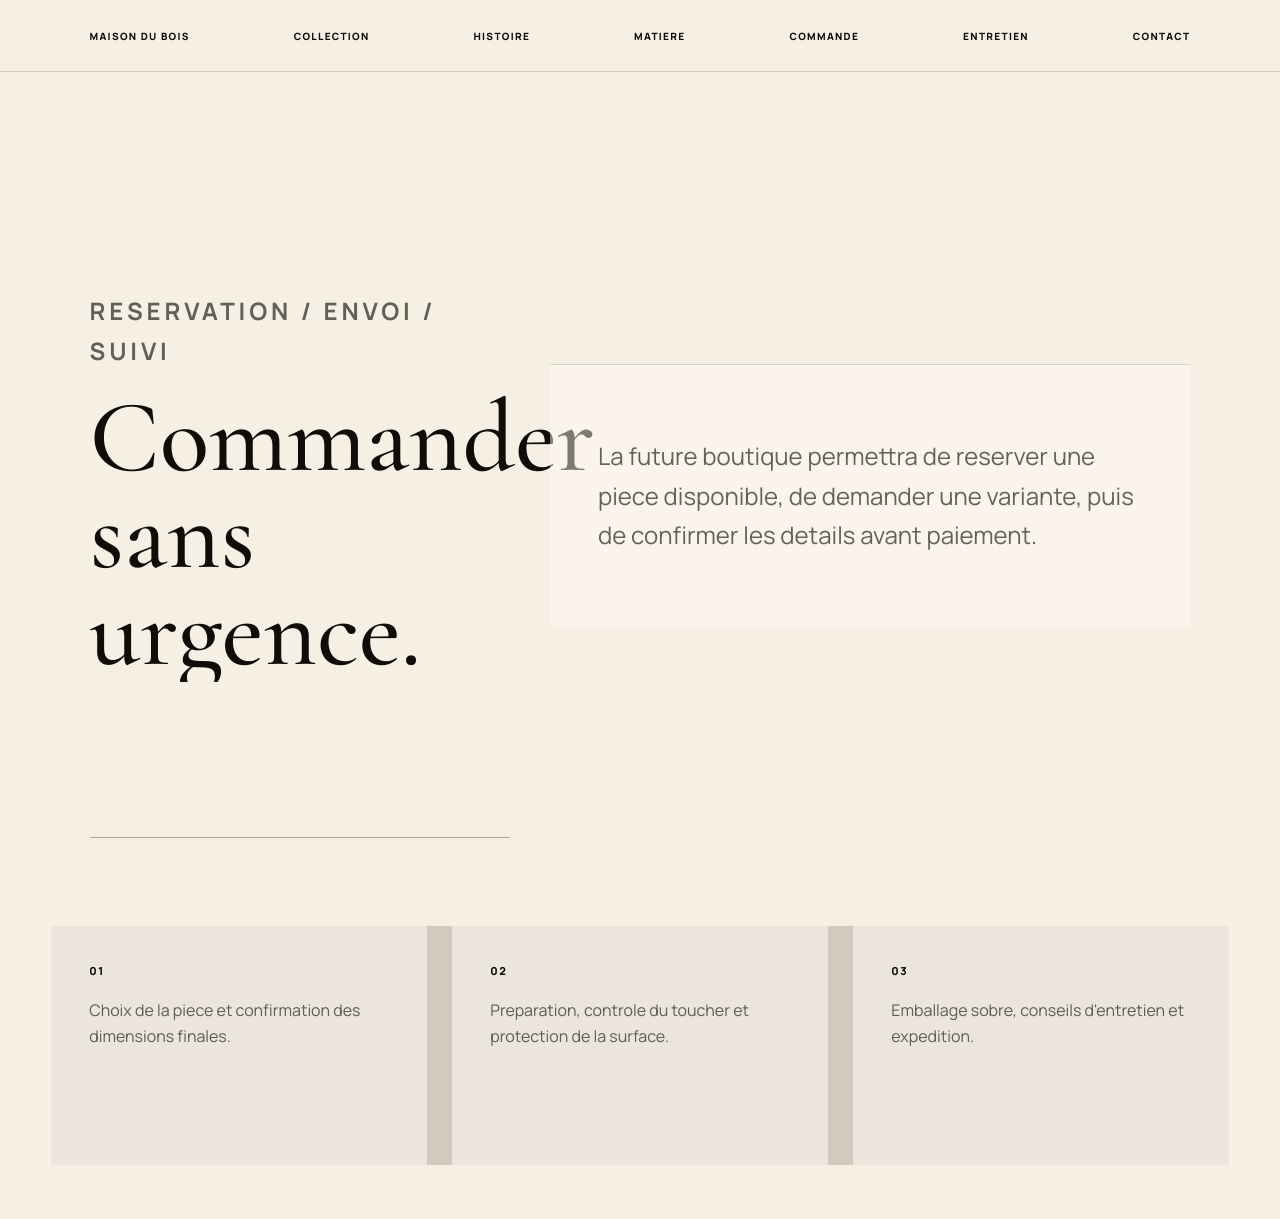
<file: commande.html>
<!doctype html>
<html lang="fr">
  <head>
    <meta charset="utf-8" />
    <meta name="viewport" content="width=device-width, initial-scale=1" />
    <title>Commande | Maison du Bois</title>
    <meta name="description" content="Reservation, commande et livraison des objets Maison du Bois." />
    <link rel="preconnect" href="https://fonts.googleapis.com" />
    <link rel="preconnect" href="https://fonts.gstatic.com" crossorigin />
    <link href="https://fonts.googleapis.com/css2?family=Cormorant+Garamond:wght@400;500;600&family=Manrope:wght@400;500;600;700;800&display=swap" rel="stylesheet" />
    <link rel="stylesheet" href="styles.css" />
    <link rel="stylesheet" href="solid-colors.css" />
    <link rel="stylesheet" href="immersive.css" />
    <link rel="stylesheet" href="pro-system.css" />
    <link rel="stylesheet" href="golden-ratio.css" />
  </head>
  <body class="page-body"><main class="page-shell"><nav class="page-nav"><a href="index.html">Maison du Bois</a><a href="index.html#collection">Collection</a><a href="histoire.html">Histoire</a><a href="matiere.html">Matiere</a><a href="commande.html">Commande</a><a href="entretien.html">Entretien</a><a href="contact.html">Contact</a></nav><section class="page-hero"><div><p class="kicker">Reservation / Envoi / Suivi</p><h1>Commander sans urgence.</h1></div><div class="page-panel"><p>La future boutique permettra de reserver une piece disponible, de demander une variante, puis de confirmer les details avant paiement.</p></div></section><section class="content-grid"><article><span>01</span><p>Choix de la piece et confirmation des dimensions finales.</p></article><article><span>02</span><p>Preparation, controle du toucher et protection de la surface.</p></article><article><span>03</span><p>Emballage sobre, conseils d'entretien et expedition.</p></article></section></main><script src="immersive.js"></script></body>
</html>
</file>
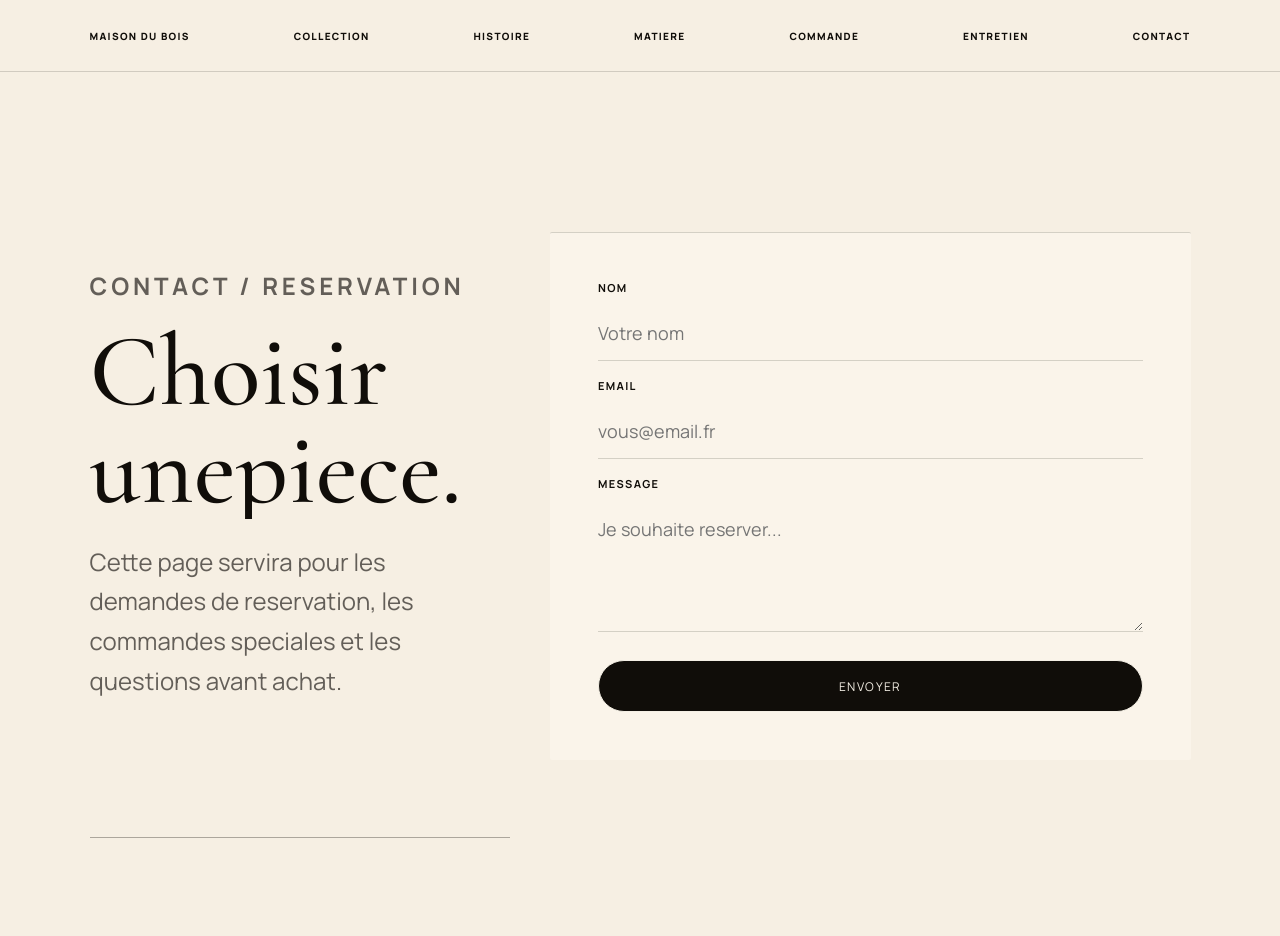
<file: contact.html>
<!doctype html>
<html lang="fr">
  <head>
    <meta charset="utf-8" />
    <meta name="viewport" content="width=device-width, initial-scale=1" />
    <title>Contact | Maison du Bois</title>
    <meta name="description" content="Contacter Maison du Bois pour une reservation ou une commande." />
    <link rel="preconnect" href="https://fonts.googleapis.com" />
    <link rel="preconnect" href="https://fonts.gstatic.com" crossorigin />
    <link href="https://fonts.googleapis.com/css2?family=Cormorant+Garamond:wght@400;500;600&family=Manrope:wght@400;500;600;700;800&display=swap" rel="stylesheet" />
    <link rel="stylesheet" href="styles.css" />
    <link rel="stylesheet" href="solid-colors.css" />
    <link rel="stylesheet" href="immersive.css" />
    <link rel="stylesheet" href="pro-system.css" />
    <link rel="stylesheet" href="golden-ratio.css" />
  </head>
  <body class="page-body"><main class="page-shell"><nav class="page-nav"><a href="index.html">Maison du Bois</a><a href="index.html#collection">Collection</a><a href="histoire.html">Histoire</a><a href="matiere.html">Matiere</a><a href="commande.html">Commande</a><a href="entretien.html">Entretien</a><a href="contact.html">Contact</a></nav><section class="page-hero"><div><p class="kicker">Contact / Reservation</p><h1>Choisir une piece.</h1><p>Cette page servira pour les demandes de reservation, les commandes speciales et les questions avant achat.</p></div><form class="contact-form page-panel"><label>Nom<input type="text" name="name" placeholder="Votre nom" /></label><label>Email<input type="email" name="email" placeholder="vous@email.fr" /></label><label>Message<textarea name="message" placeholder="Je souhaite reserver..."></textarea></label><button class="checkout" type="submit">Envoyer</button></form></section></main><script src="immersive.js"></script></body>
</html>
</file>
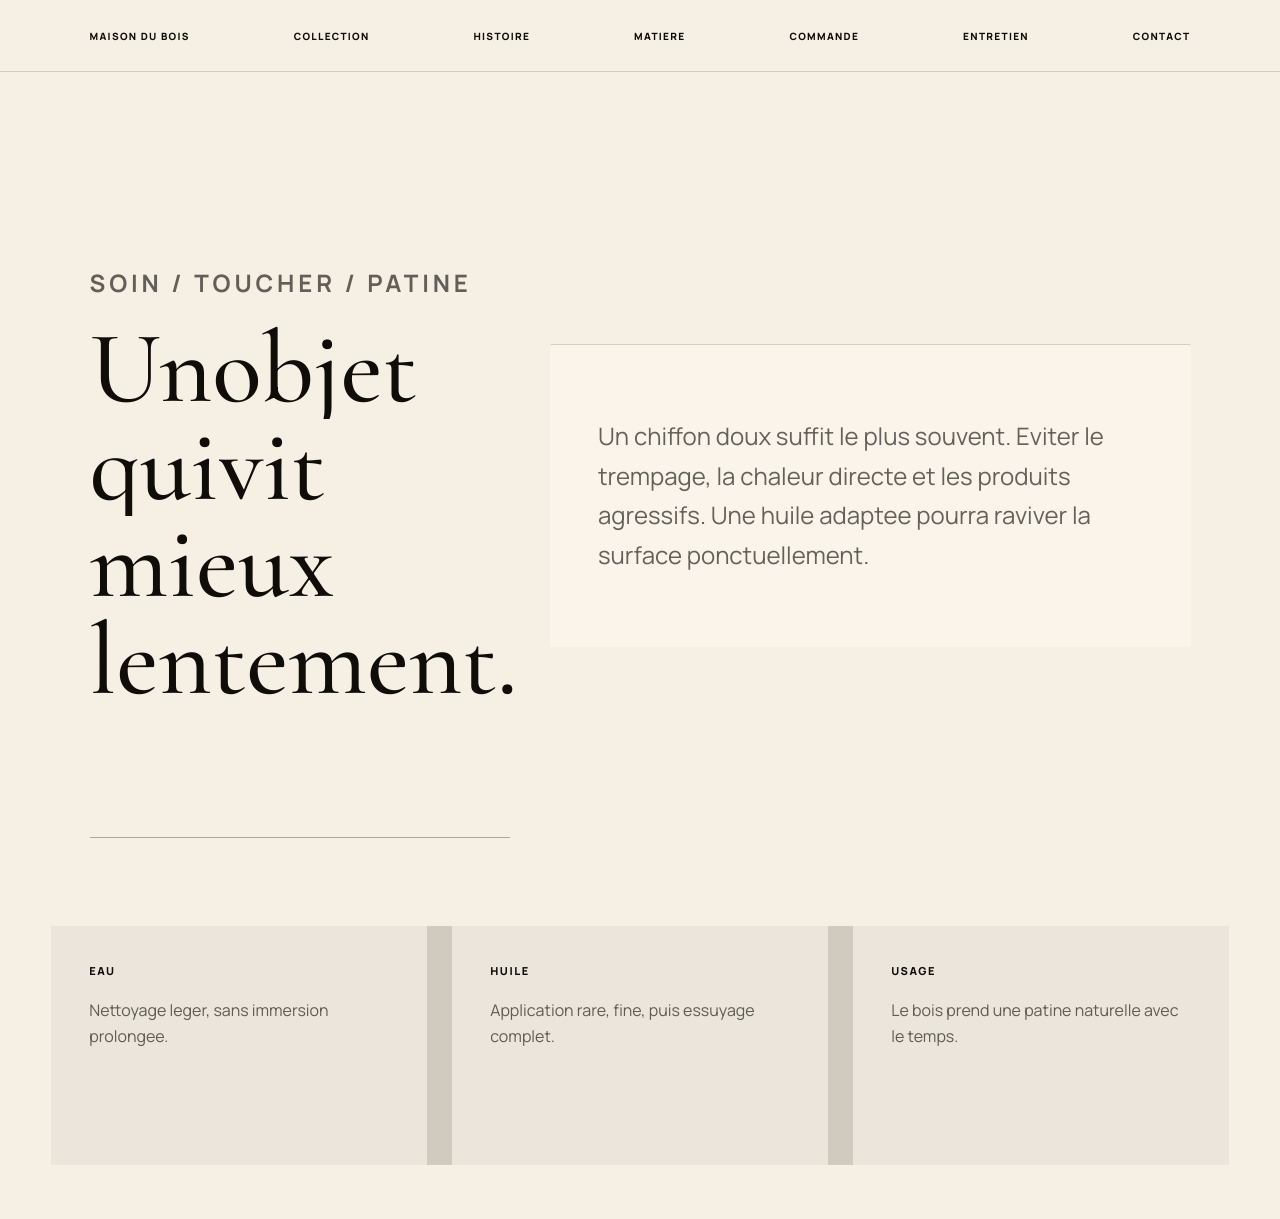
<file: entretien.html>
<!doctype html>
<html lang="fr">
  <head>
    <meta charset="utf-8" />
    <meta name="viewport" content="width=device-width, initial-scale=1" />
    <title>Entretien | Maison du Bois</title>
    <meta name="description" content="Conseils d'entretien pour les objets en bois ancien." />
    <link rel="preconnect" href="https://fonts.googleapis.com" />
    <link rel="preconnect" href="https://fonts.gstatic.com" crossorigin />
    <link href="https://fonts.googleapis.com/css2?family=Cormorant+Garamond:wght@400;500;600&family=Manrope:wght@400;500;600;700;800&display=swap" rel="stylesheet" />
    <link rel="stylesheet" href="styles.css" />
    <link rel="stylesheet" href="solid-colors.css" />
    <link rel="stylesheet" href="immersive.css" />
    <link rel="stylesheet" href="pro-system.css" />
    <link rel="stylesheet" href="golden-ratio.css" />
  </head>
  <body class="page-body"><main class="page-shell"><nav class="page-nav"><a href="index.html">Maison du Bois</a><a href="index.html#collection">Collection</a><a href="histoire.html">Histoire</a><a href="matiere.html">Matiere</a><a href="commande.html">Commande</a><a href="entretien.html">Entretien</a><a href="contact.html">Contact</a></nav><section class="page-hero"><div><p class="kicker">Soin / Toucher / Patine</p><h1>Un objet qui vit mieux lentement.</h1></div><div class="page-panel"><p>Un chiffon doux suffit le plus souvent. Eviter le trempage, la chaleur directe et les produits agressifs. Une huile adaptee pourra raviver la surface ponctuellement.</p></div></section><section class="content-grid"><article><span>Eau</span><p>Nettoyage leger, sans immersion prolongee.</p></article><article><span>Huile</span><p>Application rare, fine, puis essuyage complet.</p></article><article><span>Usage</span><p>Le bois prend une patine naturelle avec le temps.</p></article></section></main><script src="immersive.js"></script></body>
</html>
</file>
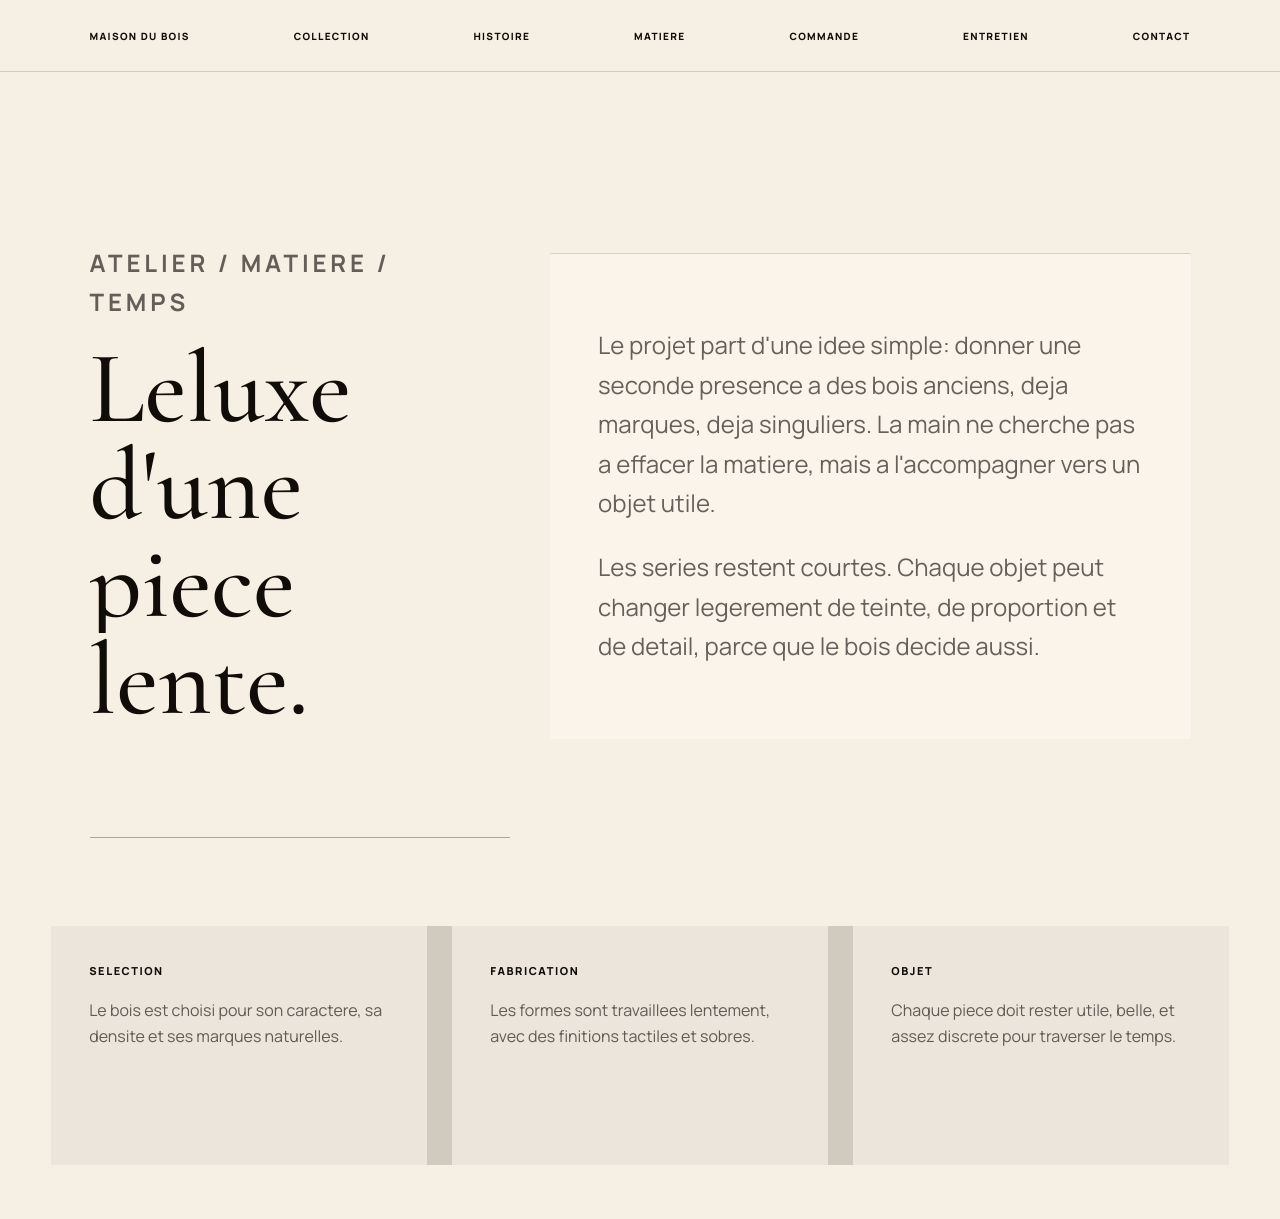
<file: histoire.html>
<!doctype html>
<html lang="fr">
  <head>
    <meta charset="utf-8" />
    <meta name="viewport" content="width=device-width, initial-scale=1" />
    <title>Histoire | Maison du Bois</title>
    <meta name="description" content="Histoire et intention de la Maison du Bois." />
    <link rel="preconnect" href="https://fonts.googleapis.com" />
    <link rel="preconnect" href="https://fonts.gstatic.com" crossorigin />
    <link href="https://fonts.googleapis.com/css2?family=Cormorant+Garamond:wght@400;500;600&family=Manrope:wght@400;500;600;700;800&display=swap" rel="stylesheet" />
    <link rel="stylesheet" href="styles.css" />
    <link rel="stylesheet" href="solid-colors.css" />
    <link rel="stylesheet" href="immersive.css" />
    <link rel="stylesheet" href="pro-system.css" />
    <link rel="stylesheet" href="golden-ratio.css" />
  </head>
  <body class="page-body"><main class="page-shell"><nav class="page-nav"><a href="index.html">Maison du Bois</a><a href="index.html#collection">Collection</a><a href="histoire.html">Histoire</a><a href="matiere.html">Matiere</a><a href="commande.html">Commande</a><a href="entretien.html">Entretien</a><a href="contact.html">Contact</a></nav><section class="page-hero"><div><p class="kicker">Atelier / Matiere / Temps</p><h1>Le luxe d'une piece lente.</h1></div><div class="page-panel"><p>Le projet part d'une idee simple: donner une seconde presence a des bois anciens, deja marques, deja singuliers. La main ne cherche pas a effacer la matiere, mais a l'accompagner vers un objet utile.</p><p>Les series restent courtes. Chaque objet peut changer legerement de teinte, de proportion et de detail, parce que le bois decide aussi.</p></div></section><section class="content-grid"><article><span>Selection</span><p>Le bois est choisi pour son caractere, sa densite et ses marques naturelles.</p></article><article><span>Fabrication</span><p>Les formes sont travaillees lentement, avec des finitions tactiles et sobres.</p></article><article><span>Objet</span><p>Chaque piece doit rester utile, belle, et assez discrete pour traverser le temps.</p></article></section></main><script src="immersive.js"></script></body>
</html>
</file>
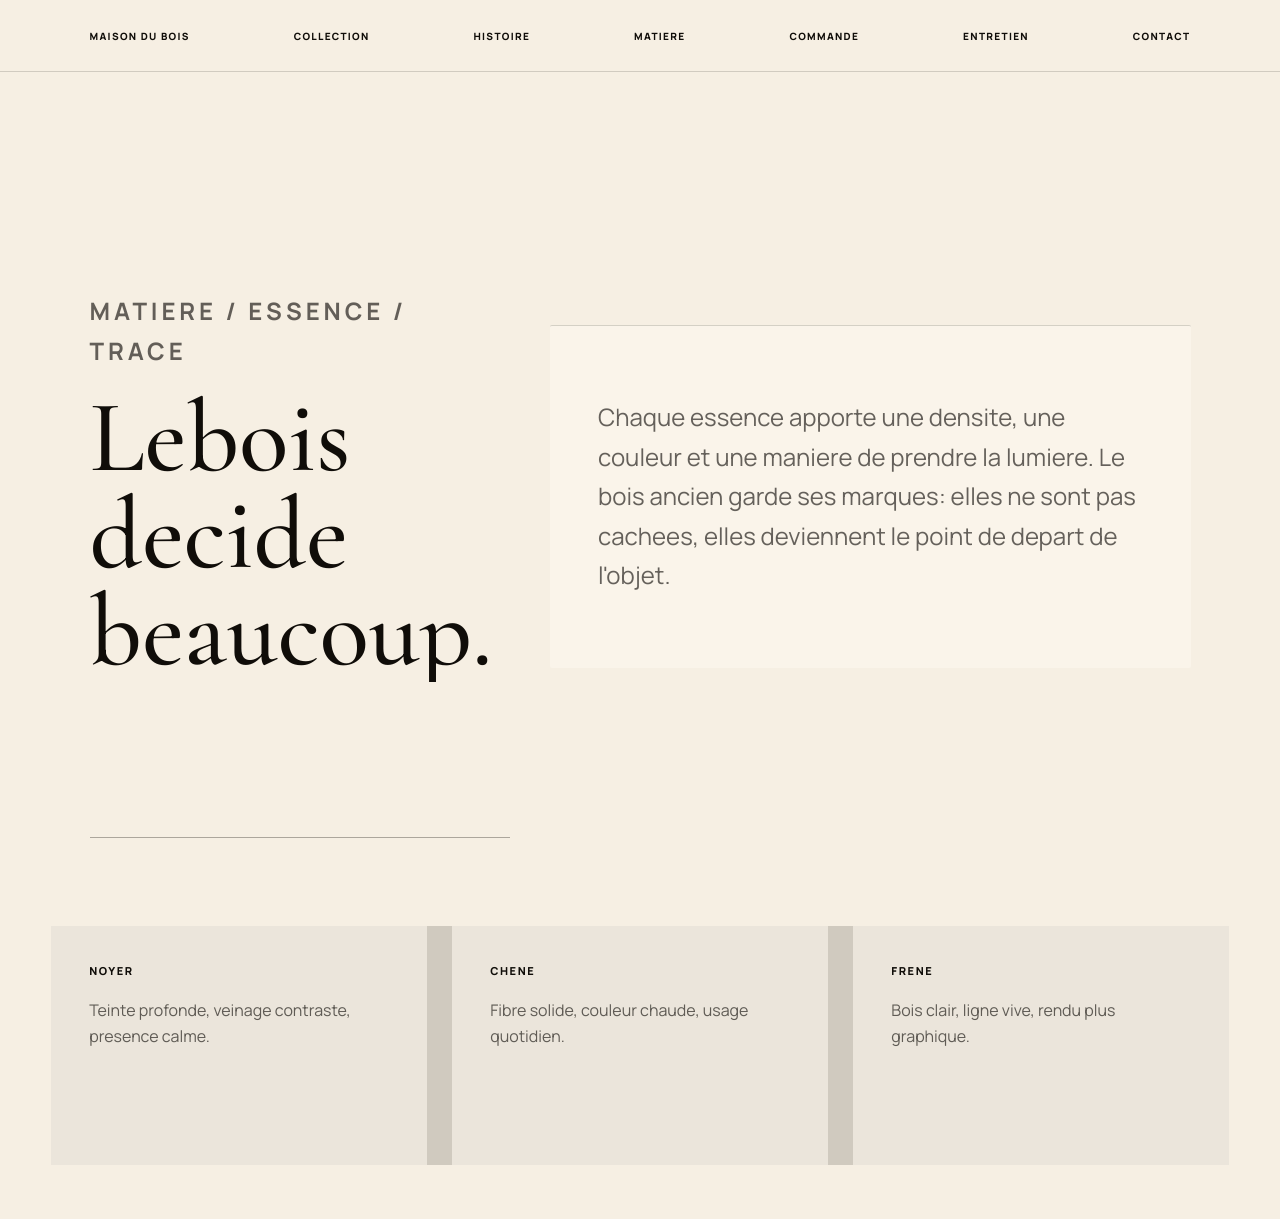
<file: matiere.html>
<!doctype html>
<html lang="fr">
  <head>
    <meta charset="utf-8" />
    <meta name="viewport" content="width=device-width, initial-scale=1" />
    <title>Matiere | Maison du Bois</title>
    <meta name="description" content="Bois ancien, essences et finitions des objets Maison du Bois." />
    <link rel="preconnect" href="https://fonts.googleapis.com" />
    <link rel="preconnect" href="https://fonts.gstatic.com" crossorigin />
    <link href="https://fonts.googleapis.com/css2?family=Cormorant+Garamond:wght@400;500;600&family=Manrope:wght@400;500;600;700;800&display=swap" rel="stylesheet" />
    <link rel="stylesheet" href="styles.css" />
    <link rel="stylesheet" href="solid-colors.css" />
    <link rel="stylesheet" href="immersive.css" />
    <link rel="stylesheet" href="pro-system.css" />
    <link rel="stylesheet" href="golden-ratio.css" />
  </head>
  <body class="page-body"><main class="page-shell"><nav class="page-nav"><a href="index.html">Maison du Bois</a><a href="index.html#collection">Collection</a><a href="histoire.html">Histoire</a><a href="matiere.html">Matiere</a><a href="commande.html">Commande</a><a href="entretien.html">Entretien</a><a href="contact.html">Contact</a></nav><section class="page-hero"><div><p class="kicker">Matiere / Essence / Trace</p><h1>Le bois decide beaucoup.</h1></div><div class="page-panel"><p>Chaque essence apporte une densite, une couleur et une maniere de prendre la lumiere. Le bois ancien garde ses marques: elles ne sont pas cachees, elles deviennent le point de depart de l'objet.</p></div></section><section class="content-grid"><article><span>Noyer</span><p>Teinte profonde, veinage contraste, presence calme.</p></article><article><span>Chene</span><p>Fibre solide, couleur chaude, usage quotidien.</p></article><article><span>Frene</span><p>Bois clair, ligne vive, rendu plus graphique.</p></article></section></main><script src="immersive.js"></script></body>
</html>
</file>
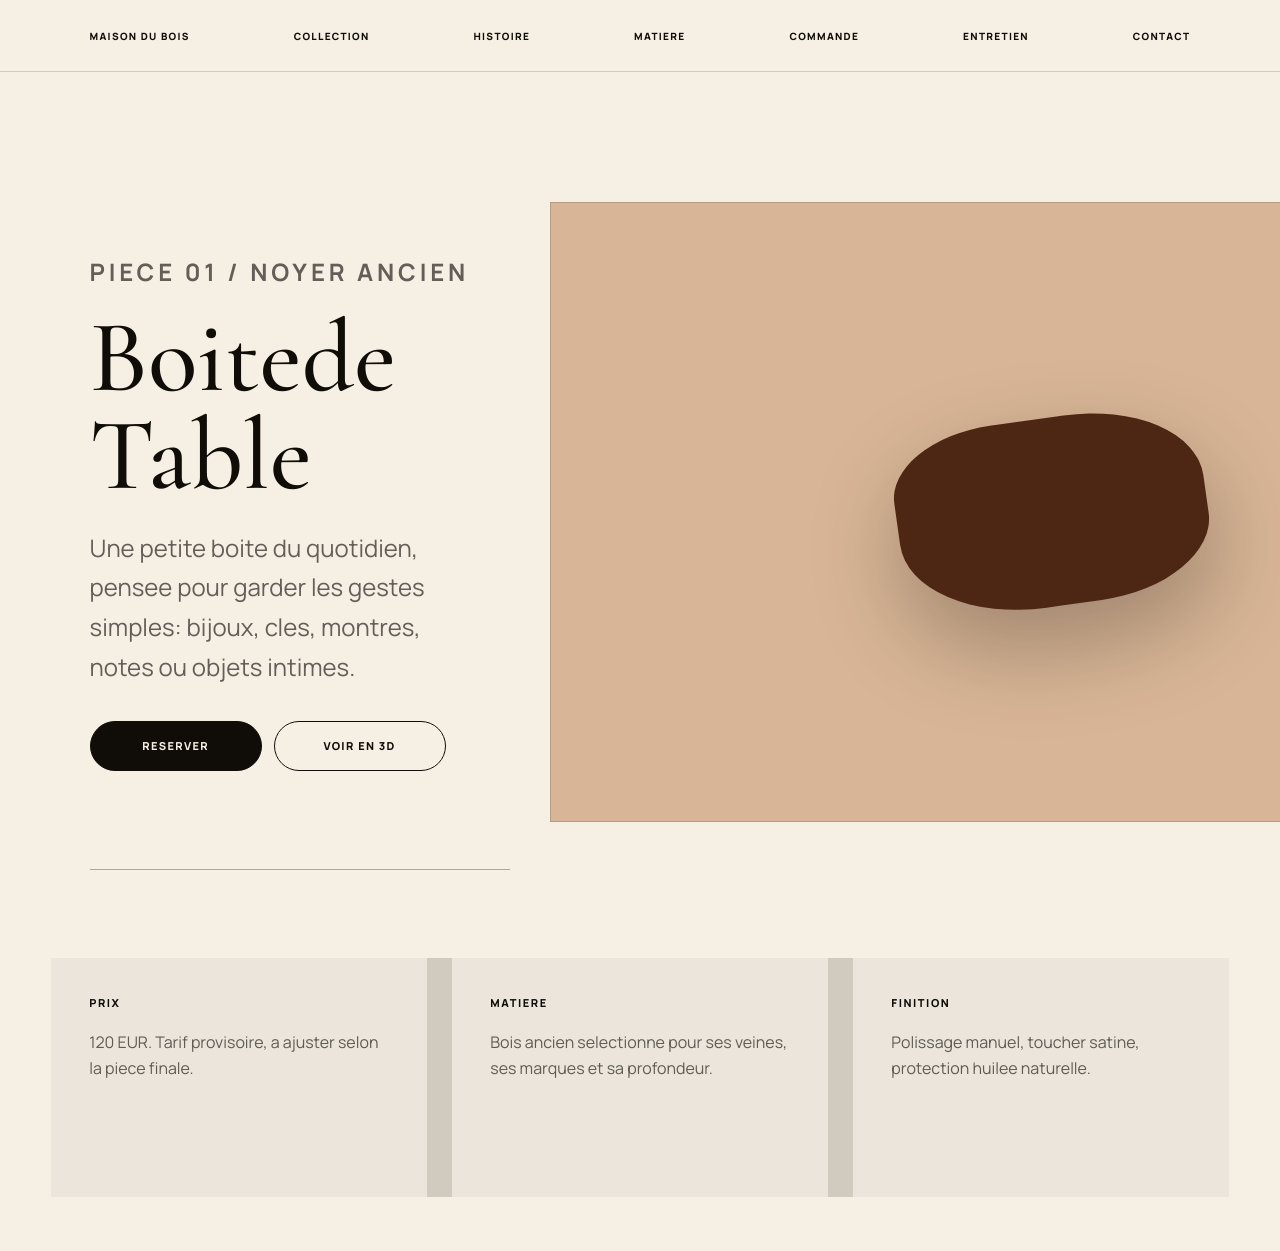
<file: produit-boite.html>
<!doctype html>
<html lang="fr">
  <head>
    <meta charset="utf-8" />
    <meta name="viewport" content="width=device-width, initial-scale=1" />
    <title>Boite de Table | Maison du Bois</title>
    <meta name="description" content="Boite de table en bois ancien, faconnee a la main." />
    <link rel="preconnect" href="https://fonts.googleapis.com" />
    <link rel="preconnect" href="https://fonts.gstatic.com" crossorigin />
    <link href="https://fonts.googleapis.com/css2?family=Cormorant+Garamond:wght@400;500;600&family=Manrope:wght@400;500;600;700;800&display=swap" rel="stylesheet" />
    <link rel="stylesheet" href="styles.css" />
    <link rel="stylesheet" href="solid-colors.css" />
    <link rel="stylesheet" href="immersive.css" />
    <link rel="stylesheet" href="pro-system.css" />
    <link rel="stylesheet" href="golden-ratio.css" />
  </head>
  <body class="page-body">
    <main class="page-shell">
      <nav class="page-nav">
        <a href="index.html">Maison du Bois</a>
        <a href="index.html#collection">Collection</a>
        <a href="histoire.html">Histoire</a>
        <a href="matiere.html">Matiere</a>
        <a href="commande.html">Commande</a>
        <a href="entretien.html">Entretien</a>
        <a href="contact.html">Contact</a>
      </nav>
      <section class="page-hero">
        <div>
          <p class="kicker">Piece 01 / Noyer ancien</p>
          <h1>Boite de Table</h1>
          <p>Une petite boite du quotidien, pensee pour garder les gestes simples: bijoux, cles, montres, notes ou objets intimes.</p>
          <div class="page-actions"><a href="contact.html">Reserver</a><a href="index.html">Voir en 3D</a></div>
        </div>
        <div class="product-visual" aria-label="Representation visuelle de la boite"></div>
      </section>
      <section class="product-specs"><div><span>Prix</span><p>120 EUR. Tarif provisoire, a ajuster selon la piece finale.</p></div><div><span>Matiere</span><p>Bois ancien selectionne pour ses veines, ses marques et sa profondeur.</p></div><div><span>Finition</span><p>Polissage manuel, toucher satine, protection huilee naturelle.</p></div></section>
    </main>
    <script src="immersive.js"></script>
  </body>
</html>
</file>
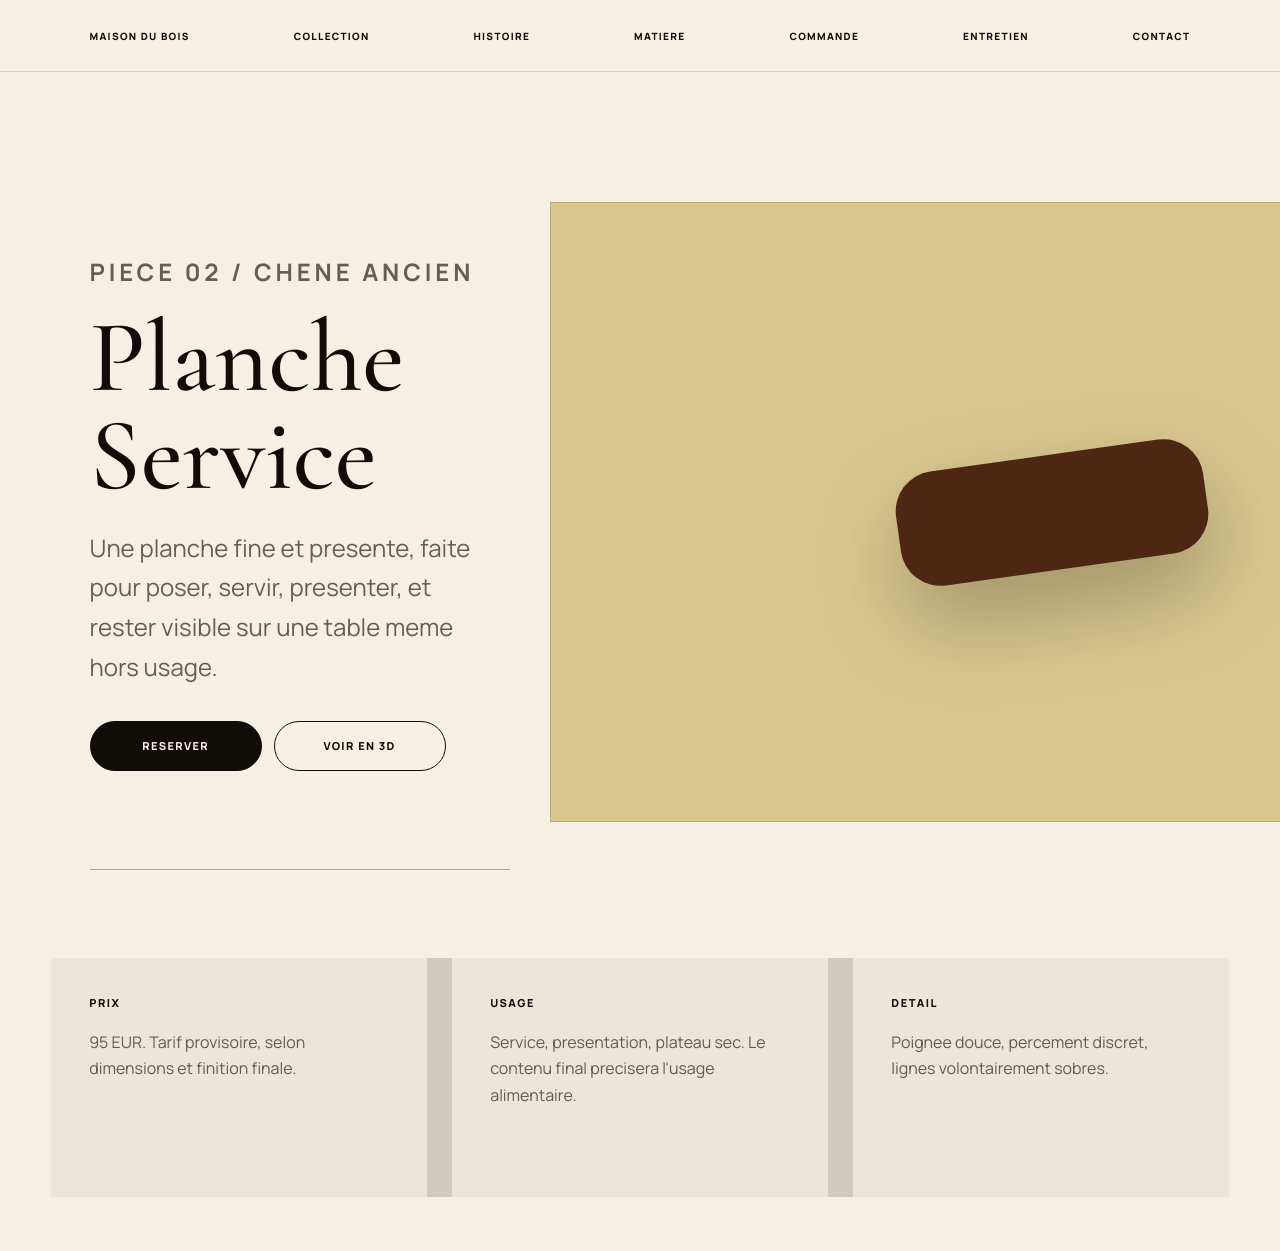
<file: produit-planche.html>
<!doctype html>
<html lang="fr">
  <head>
    <meta charset="utf-8" />
    <meta name="viewport" content="width=device-width, initial-scale=1" />
    <title>Planche Service | Maison du Bois</title>
    <meta name="description" content="Planche de service en bois ancien, faite a la main." />
    <link rel="preconnect" href="https://fonts.googleapis.com" />
    <link rel="preconnect" href="https://fonts.gstatic.com" crossorigin />
    <link href="https://fonts.googleapis.com/css2?family=Cormorant+Garamond:wght@400;500;600&family=Manrope:wght@400;500;600;700;800&display=swap" rel="stylesheet" />
    <link rel="stylesheet" href="styles.css" />
    <link rel="stylesheet" href="solid-colors.css" />
    <link rel="stylesheet" href="immersive.css" />
    <link rel="stylesheet" href="pro-system.css" />
    <link rel="stylesheet" href="golden-ratio.css" />
  </head>
  <body class="page-body"><main class="page-shell"><nav class="page-nav"><a href="index.html">Maison du Bois</a><a href="index.html#collection">Collection</a><a href="histoire.html">Histoire</a><a href="matiere.html">Matiere</a><a href="commande.html">Commande</a><a href="entretien.html">Entretien</a><a href="contact.html">Contact</a></nav><section class="page-hero"><div><p class="kicker">Piece 02 / Chene ancien</p><h1>Planche Service</h1><p>Une planche fine et presente, faite pour poser, servir, presenter, et rester visible sur une table meme hors usage.</p><div class="page-actions"><a href="contact.html">Reserver</a><a href="index.html">Voir en 3D</a></div></div><div class="product-visual board" aria-label="Representation visuelle de la planche"></div></section><section class="product-specs"><div><span>Prix</span><p>95 EUR. Tarif provisoire, selon dimensions et finition finale.</p></div><div><span>Usage</span><p>Service, presentation, plateau sec. Le contenu final precisera l'usage alimentaire.</p></div><div><span>Detail</span><p>Poignee douce, percement discret, lignes volontairement sobres.</p></div></section></main><script src="immersive.js"></script></body>
</html>
</file>
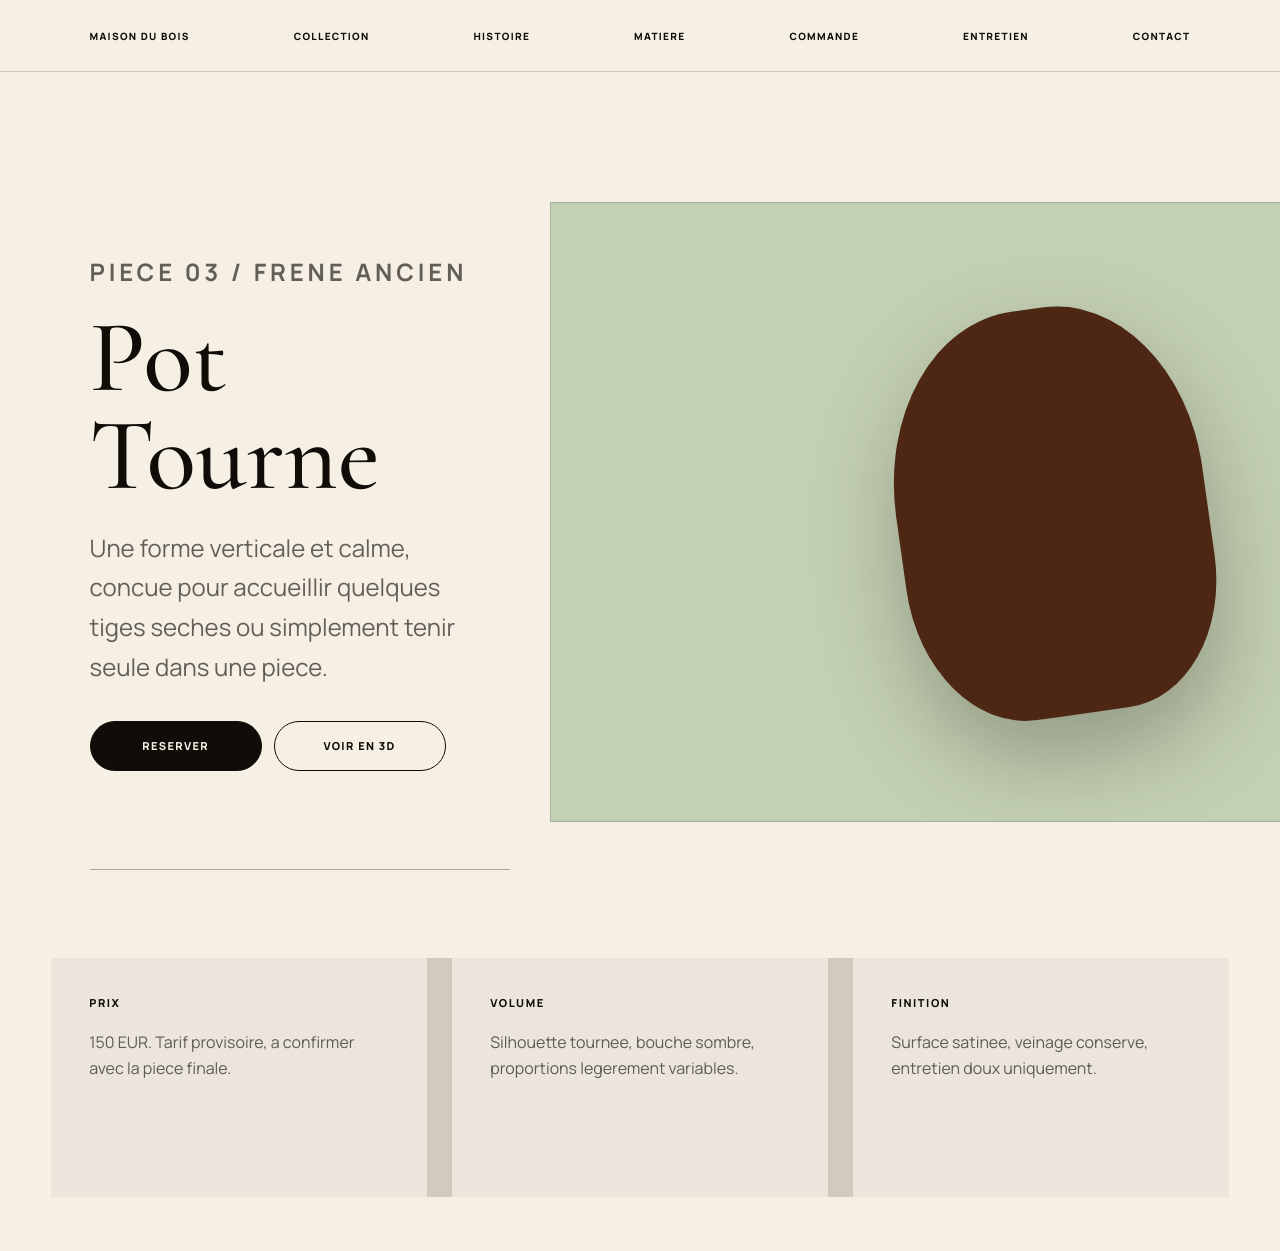
<file: produit-pot.html>
<!doctype html>
<html lang="fr">
  <head>
    <meta charset="utf-8" />
    <meta name="viewport" content="width=device-width, initial-scale=1" />
    <title>Pot Tourne | Maison du Bois</title>
    <meta name="description" content="Pot tourne en bois ancien, faconne a la main." />
    <link rel="preconnect" href="https://fonts.googleapis.com" />
    <link rel="preconnect" href="https://fonts.gstatic.com" crossorigin />
    <link href="https://fonts.googleapis.com/css2?family=Cormorant+Garamond:wght@400;500;600&family=Manrope:wght@400;500;600;700;800&display=swap" rel="stylesheet" />
    <link rel="stylesheet" href="styles.css" />
    <link rel="stylesheet" href="solid-colors.css" />
    <link rel="stylesheet" href="immersive.css" />
    <link rel="stylesheet" href="pro-system.css" />
    <link rel="stylesheet" href="golden-ratio.css" />
  </head>
  <body class="page-body"><main class="page-shell"><nav class="page-nav"><a href="index.html">Maison du Bois</a><a href="index.html#collection">Collection</a><a href="histoire.html">Histoire</a><a href="matiere.html">Matiere</a><a href="commande.html">Commande</a><a href="entretien.html">Entretien</a><a href="contact.html">Contact</a></nav><section class="page-hero"><div><p class="kicker">Piece 03 / Frene ancien</p><h1>Pot Tourne</h1><p>Une forme verticale et calme, concue pour accueillir quelques tiges seches ou simplement tenir seule dans une piece.</p><div class="page-actions"><a href="contact.html">Reserver</a><a href="index.html">Voir en 3D</a></div></div><div class="product-visual round" aria-label="Representation visuelle du pot"></div></section><section class="product-specs"><div><span>Prix</span><p>150 EUR. Tarif provisoire, a confirmer avec la piece finale.</p></div><div><span>Volume</span><p>Silhouette tournee, bouche sombre, proportions legerement variables.</p></div><div><span>Finition</span><p>Surface satinee, veinage conserve, entretien doux uniquement.</p></div></section></main><script src="immersive.js"></script></body>
</html>
</file>
<file: styles.css>
:root {
  --ivory: #f4efe5;
  --ink: #12100c;
  --muted: rgba(18, 16, 12, 0.62);
  --line: rgba(18, 16, 12, 0.16);
  --serif: "Cormorant Garamond", Georgia, "Times New Roman", serif;
  --sans: "Manrope", Arial, Helvetica, sans-serif;
}

* { box-sizing: border-box; }
html { scroll-behavior: smooth; }
body {
  margin: 0;
  background: var(--ivory);
  color: var(--ink);
  font-family: var(--sans);
  overflow-x: hidden;
}
body::after {
  content: "";
  position: fixed;
  z-index: 200;
  inset: 0;
  pointer-events: none;
  opacity: 0.055;
  background-image: linear-gradient(115deg, rgba(18,16,12,0.08), transparent 42%), repeating-radial-gradient(circle at 20% 30%, rgba(18,16,12,0.2) 0 0.4px, transparent 0.8px 2.4px);
  mix-blend-mode: multiply;
}
body.intro-active { overflow: hidden; }
button, input, textarea { font: inherit; }
button, a { color: inherit; }

.intro {
  position: fixed;
  z-index: 100;
  inset: 0;
  display: grid;
  place-items: center;
  background: radial-gradient(circle at 50% 44%, rgba(255,255,255,0.62), transparent 28%), linear-gradient(135deg, #1b1610 0%, #7a5031 28%, #efe5d3 50%, #f7f0e4 62%, #3a271a 100%);
  color: var(--ink);
  transition: opacity 900ms cubic-bezier(0.19,1,0.22,1), visibility 900ms;
}
.intro::before, .intro::after {
  content: "";
  position: absolute;
  inset: 28px;
  border: 1px solid rgba(244,239,229,0.25);
  transform: scaleX(0);
  pointer-events: none;
  animation: frameReveal 1400ms cubic-bezier(0.19,1,0.22,1) 180ms forwards;
}
.intro::after { inset: 38px; transform-origin: right; animation-delay: 360ms; }
.intro.is-hidden { opacity: 0; visibility: hidden; pointer-events: none; }
.intro-content { position: relative; z-index: 2; display: grid; justify-items: center; gap: 28px; color: #f8f0e4; text-align: center; }
.intro-kicker, .intro-subtitle { margin: 0; text-transform: uppercase; letter-spacing: 0.18em; font-size: 11px; font-weight: 700; opacity: 0; animation: introText 1000ms cubic-bezier(0.19,1,0.22,1) 620ms forwards; }
.intro-subtitle { max-width: 280px; letter-spacing: 0.08em; line-height: 1.8; animation-delay: 820ms; }
.intro-mark {
  position: relative;
  width: min(330px, 72vw);
  aspect-ratio: 1;
  display: grid;
  place-items: center;
  border: 1px solid rgba(248,240,228,0.62);
  border-radius: 50%;
  text-align: center;
  text-transform: uppercase;
  letter-spacing: 0.08em;
  font-family: var(--serif);
  font-size: clamp(42px, 9vw, 86px);
  font-weight: 500;
  line-height: 0.84;
  color: #fff7ea;
  opacity: 0;
  box-shadow: 0 0 90px rgba(255,235,196,0.2), inset 0 0 70px rgba(255,255,255,0.08);
  animation: introMark 1200ms cubic-bezier(0.19,1,0.22,1) 420ms forwards;
}
.intro-mark::before, .intro-mark::after { content: ""; position: absolute; inset: 17px; border: 1px solid rgba(248,240,228,0.16); border-radius: 50%; }
.intro-mark::after { inset: auto; width: 1px; height: min(22vh,170px); bottom: calc(100% + 26px); left: 50%; background: linear-gradient(transparent, rgba(248,240,228,0.52)); border: 0; }
.enter-button {
  position: absolute;
  z-index: 2;
  bottom: clamp(34px, 8vh, 76px);
  min-width: 148px;
  height: 48px;
  border: 1px solid var(--ink);
  border-radius: 999px;
  background: rgba(18,16,12,0.86);
  color: #fff4e4;
  cursor: pointer;
  text-transform: uppercase;
  letter-spacing: 0.14em;
  font-size: 12px;
  font-weight: 700;
  overflow: hidden;
  opacity: 0;
  transform: translateY(18px);
  animation: enterRise 900ms cubic-bezier(0.19,1,0.22,1) 780ms forwards;
}
.enter-button::before, .buy-button::before { content: ""; position: absolute; inset: 0; transform: translateX(-110%); background: linear-gradient(90deg, transparent, rgba(255,255,255,0.22), transparent); transition: transform 700ms cubic-bezier(0.19,1,0.22,1); }
.enter-button:hover::before, .buy-button:hover::before { transform: translateX(110%); }

.topbar { position: fixed; z-index: 30; inset: 0 0 auto; height: 76px; display: flex; align-items: center; justify-content: space-between; padding: 18px clamp(18px,4vw,54px); mix-blend-mode: difference; color: white; }
.brand, .topbar a, .plain-button { text-decoration: none; text-transform: uppercase; letter-spacing: 0.12em; font-size: 12px; font-weight: 700; }
.topbar nav { display: flex; align-items: center; gap: 22px; }
.plain-button, .cart-button, .menu-button, .buy-button, .switcher button, .checkout { border: 1px solid currentColor; background: transparent; cursor: pointer; }
.plain-button { border: 0; padding: 0; }
.cart-button { height: 38px; padding: 0 13px; border-radius: 999px; text-transform: uppercase; letter-spacing: 0.1em; font-size: 12px; }
.cart-button span { display: inline-grid; place-items: center; min-width: 18px; height: 18px; margin-left: 7px; border-radius: 50%; background: currentColor; color: var(--ink); font-size: 10px; }
.menu-button { width: 38px; height: 38px; border-radius: 50%; display: grid; place-content: center; gap: 5px; }
.menu-button span { display: block; width: 15px; height: 1px; background: currentColor; }

.experience { position: relative; min-height: 100svh; overflow: hidden; background: var(--scene-bg); transition: background 850ms cubic-bezier(0.19,1,0.22,1); }
.experience::before { content: ""; position: absolute; z-index: 1; inset: 0; pointer-events: none; background: linear-gradient(90deg, rgba(18,16,12,0.045), transparent 18%, transparent 82%, rgba(18,16,12,0.055)), linear-gradient(180deg, rgba(255,255,255,0.16), transparent 38%, rgba(18,16,12,0.04)); }
.experience::after { content: ""; position: absolute; z-index: 1; top: 18%; right: 7%; width: min(32vw,380px); height: 1px; background: linear-gradient(90deg, transparent, rgba(18,16,12,0.42), transparent); transform-origin: left; animation: signatureSweep 7200ms cubic-bezier(0.19,1,0.22,1) infinite; }
.experience.theme-bowl { --scene-bg: radial-gradient(circle at 58% 48%, rgba(255,244,216,0.9), rgba(181,111,59,0) 32%), linear-gradient(100deg, #3d2718 0%, #b77b4f 38%, #f5ead8 55%, #6a4429 100%); }
.experience.theme-tray { --scene-bg: radial-gradient(circle at 57% 49%, rgba(255,241,196,0.86), rgba(195,148,72,0) 33%), linear-gradient(100deg, #2e2518 0%, #c69548 40%, #f7ead1 58%, #7c5a27 100%); }
.experience.theme-totem { --scene-bg: radial-gradient(circle at 56% 48%, rgba(246,255,224,0.84), rgba(132,153,104,0) 34%), linear-gradient(100deg, #253019 0%, #9caf75 38%, #f1edd6 57%, #4c5a35 100%); }
#scene { position: absolute; inset: 0; width: 100%; height: 100%; cursor: grab; }
#scene:active { cursor: grabbing; }
.luxury-orbit { position: absolute; z-index: 1; right: clamp(38px,12vw,190px); top: 50%; width: min(38vw,460px); aspect-ratio: 1; border: 1px solid rgba(18,16,12,0.08); border-radius: 50%; transform: translateY(-50%) rotate(0deg); animation: slowOrbit 24000ms linear infinite; pointer-events: none; }
.luxury-orbit::before { content: ""; position: absolute; inset: 16%; border-top: 1px solid rgba(18,16,12,0.14); border-radius: 50%; }
.vertical-signature { position: absolute; z-index: 2; right: 24px; top: 50%; transform: translateY(-50%) rotate(180deg); writing-mode: vertical-rl; text-transform: uppercase; letter-spacing: 0.16em; font-size: 10px; color: rgba(18,16,12,0.42); pointer-events: none; }
.product-copy { position: absolute; z-index: 2; left: clamp(18px,4vw,54px); top: 24vh; max-width: min(410px,42vw); pointer-events: none; }
body:not(.intro-active) .product-copy { animation: copyEnter 1000ms cubic-bezier(0.19,1,0.22,1) both; }
body:not(.intro-active) .product-meta, body:not(.intro-active) .switcher, body:not(.intro-active) .topbar { animation: softEnter 900ms cubic-bezier(0.19,1,0.22,1) 150ms both; }
.product-copy.is-changing, .product-meta.is-changing { animation: copySwap 520ms cubic-bezier(0.19,1,0.22,1) both; }
.kicker { margin: 0 0 18px; text-transform: uppercase; letter-spacing: 0.16em; font-size: 12px; font-weight: 700; }
h1 { margin: 0 0 18px; font-family: var(--serif); font-size: clamp(64px,10vw,148px); line-height: 0.86; font-weight: 500; }
.product-copy p:last-child { margin: 0; color: var(--muted); font-size: 17px; line-height: 1.6; }
.product-meta { position: absolute; z-index: 2; right: clamp(18px,4vw,54px); bottom: clamp(28px,5vw,64px); width: min(330px, calc(100% - 36px)); }
.product-meta span { display: block; margin-bottom: 10px; font-family: var(--serif); font-size: 74px; line-height: 0.82; }
.product-meta p { margin: 0 0 18px; text-transform: uppercase; letter-spacing: 0.14em; font-size: 12px; font-weight: 700; }
.buy-button, .checkout { width: 100%; height: 52px; border-radius: 999px; background: var(--ink); color: var(--ivory); text-transform: uppercase; letter-spacing: 0.12em; font-size: 12px; }
.buy-button { position: relative; overflow: hidden; }
.switcher { position: absolute; z-index: 3; left: 50%; bottom: clamp(24px,5vw,56px); transform: translateX(-50%); display: grid; grid-template-columns: 54px 136px 54px; align-items: center; gap: 14px; text-align: center; }
.switcher button { width: 54px; height: 54px; border-radius: 50%; background: rgba(244,239,229,0.7); backdrop-filter: blur(12px); font-size: 34px; line-height: 1; }
.switcher span, .switcher small { display: block; text-transform: uppercase; letter-spacing: 0.12em; font-size: 11px; }
.switcher small { margin-top: 7px; color: var(--muted); }
.product-link { position: absolute; z-index: 3; left: clamp(18px,4vw,54px); bottom: clamp(28px,5vw,64px); text-decoration: none; text-transform: uppercase; letter-spacing: 0.14em; font-size: 11px; font-weight: 800; border-bottom: 1px solid currentColor; padding-bottom: 8px; }

.atelier-band { display: grid; grid-template-columns: 1fr 1.4fr; gap: clamp(28px,6vw,90px); padding: clamp(70px,10vw,130px) clamp(18px,4vw,54px); background: var(--ink); color: var(--ivory); }
.atelier-band p:first-child { margin: 0; font-family: var(--serif); font-size: clamp(42px,6vw,86px); line-height: 0.95; }
.atelier-band p:last-child { align-self: end; margin: 0; max-width: 720px; color: rgba(244,239,229,0.72); font-size: 20px; line-height: 1.65; }
.matter { display: flex; gap: 10px; overflow: hidden; padding: 18px clamp(18px,4vw,54px); }
.matter span { flex: 1; min-width: 130px; padding: 13px 16px; border: 1px solid var(--line); border-radius: 999px; text-align: center; text-transform: uppercase; letter-spacing: 0.1em; font-size: 11px; font-weight: 700; }
.collection-section, .story-section, .process-section, .contact-section, .faq-section { padding: clamp(76px,11vw,150px) clamp(18px,4vw,54px); }
.section-heading { display: grid; grid-template-columns: minmax(150px,0.65fr) minmax(280px,1fr); gap: clamp(28px,7vw,110px); align-items: end; margin-bottom: clamp(34px,6vw,84px); }
.section-heading h2, .story-line h2, .contact-copy h2 { margin: 0; max-width: 930px; font-family: var(--serif); font-size: clamp(46px,7vw,112px); line-height: 0.94; font-weight: 500; }
.collection-grid { display: grid; grid-template-columns: repeat(3, minmax(0,1fr)); border-top: 1px solid var(--line); border-bottom: 1px solid var(--line); }
.product-card { min-height: 370px; padding: clamp(22px,3vw,42px); border-right: 1px solid var(--line); display: flex; flex-direction: column; justify-content: space-between; transition: background 420ms ease, transform 420ms cubic-bezier(0.19,1,0.22,1); }
.product-card:last-child { border-right: 0; }
.product-card:hover { background: rgba(18,16,12,0.035); transform: translateY(-8px); }
.product-card span, .process-item span { font-family: var(--serif); font-size: 48px; line-height: 1; }
.product-card h3 { margin: auto 0 18px; font-family: var(--serif); font-size: clamp(34px,4vw,56px); line-height: 0.95; font-weight: 500; }
.product-card p, .story-copy p, .contact-copy p, .care-section > p:last-child, .faq-list p, .process-item p { color: var(--muted); line-height: 1.7; font-size: 17px; }
.product-card button, .product-card a { align-self: flex-start; margin-top: 26px; border: 0; border-bottom: 1px solid currentColor; padding: 0 0 8px; background: transparent; text-transform: uppercase; letter-spacing: 0.12em; font-size: 11px; font-weight: 700; cursor: pointer; text-decoration: none; }
.product-card a { margin-top: 12px; color: var(--muted); }
.product-strip { display: grid; grid-template-columns: minmax(240px,0.56fr) minmax(0,1fr); gap: clamp(28px,7vw,100px); padding: clamp(74px,10vw,132px) 0 clamp(74px,10vw,132px) clamp(18px,4vw,54px); background: #211a13; color: var(--ivory); overflow: hidden; }
.product-strip h2 { margin: 0; font-family: var(--serif); font-size: clamp(42px,6vw,90px); font-weight: 500; line-height: 0.94; }
.strip-track { display: grid; grid-auto-flow: column; grid-auto-columns: minmax(250px,38vw); gap: 16px; overflow-x: auto; scroll-snap-type: x mandatory; padding: 0 clamp(18px,4vw,54px) 20px 0; }
.strip-track article { min-height: 390px; scroll-snap-align: center; border: 1px solid rgba(244,239,229,0.16); padding: 28px; display: flex; flex-direction: column; justify-content: space-between; background: linear-gradient(140deg, rgba(255,244,222,0.12), transparent 42%), rgba(255,255,255,0.025); cursor: pointer; transition: background 420ms ease, transform 420ms cubic-bezier(0.19,1,0.22,1); }
.strip-track article:hover { transform: translateY(-6px); background: linear-gradient(140deg, rgba(255,244,222,0.2), transparent 42%), rgba(255,255,255,0.055); }
.strip-track span, .strip-track h3 { font-family: var(--serif); }
.strip-track span { font-size: 54px; }
.strip-track h3 { margin: auto 0 18px; font-size: clamp(36px,4.5vw,68px); line-height: 0.9; font-weight: 500; }
.strip-track p { margin: 0; color: rgba(244,239,229,0.62); text-transform: uppercase; letter-spacing: 0.12em; font-size: 11px; }
.story-section { display: grid; grid-template-columns: minmax(240px,0.9fr) minmax(280px,1fr); gap: clamp(30px,8vw,120px); background: #16130f; color: var(--ivory); }
.story-copy { align-self: end; display: grid; gap: 20px; }
.story-copy p { color: rgba(244,239,229,0.68); margin: 0; }
.process-list { border-top: 1px solid var(--line); }
.process-item { display: grid; grid-template-columns: 120px minmax(260px,1fr); gap: clamp(18px,4vw,70px); padding: 30px 0; border-bottom: 1px solid var(--line); align-items: center; }
.process-item p { margin: 0; max-width: 760px; }
.care-section { display: grid; grid-template-columns: 0.4fr 1fr; gap: clamp(28px,8vw,120px); padding: clamp(58px,9vw,110px) clamp(18px,4vw,54px); background: #e8dfcf; }
.care-section > p:last-child { margin: 0; max-width: 860px; font-family: var(--serif); font-size: clamp(30px,4.4vw,64px); line-height: 1.08; color: var(--ink); }
.contact-section { display: grid; grid-template-columns: minmax(260px,1fr) minmax(280px,520px); gap: clamp(30px,8vw,120px); align-items: start; }
.contact-form { display: grid; gap: 18px; }
.contact-form label { display: grid; gap: 10px; text-transform: uppercase; letter-spacing: 0.12em; font-size: 11px; font-weight: 700; }
.contact-form input, .contact-form textarea { width: 100%; border: 0; border-bottom: 1px solid var(--ink); background: transparent; padding: 15px 0; outline: 0; color: var(--ink); text-transform: none; letter-spacing: 0; font-size: 18px; font-weight: 400; }
.contact-form textarea { min-height: 130px; resize: vertical; }
.form-note { min-height: 22px; margin: 0; color: var(--muted); font-size: 14px; }
.faq-section { background: #f8f4ec; }
.faq-list { border-top: 1px solid var(--line); }
.faq-list details { border-bottom: 1px solid var(--line); padding: 24px 0; }
.faq-list summary { cursor: pointer; list-style: none; font-family: var(--serif); font-size: clamp(26px,3vw,42px); }
.faq-list summary::-webkit-details-marker { display: none; }
.faq-list summary::after { content: "+"; float: right; font-family: var(--sans); font-size: 28px; }
.faq-list details[open] summary::after { content: "-"; }
.site-footer { display: grid; grid-template-columns: 1fr repeat(3, auto); gap: 20px; padding: 28px clamp(18px,4vw,54px); border-top: 1px solid var(--line); text-transform: uppercase; letter-spacing: 0.12em; font-size: 11px; font-weight: 700; }
.site-footer a { text-decoration: none; }
.reveal { opacity: 0; transform: translateY(34px); filter: blur(10px); transition: opacity 1000ms cubic-bezier(0.19,1,0.22,1), transform 1000ms cubic-bezier(0.19,1,0.22,1), filter 1000ms cubic-bezier(0.19,1,0.22,1); }
.reveal.is-visible { opacity: 1; transform: translateY(0); filter: blur(0); }

.panel { position: fixed; z-index: 50; top: 0; right: 0; width: min(440px,100%); height: 100svh; padding: 24px; background: var(--ivory); transform: translateX(100%); transition: transform 220ms ease; }
.panel.is-open { transform: translateX(0); }
.panel-head { display: flex; justify-content: space-between; align-items: center; padding-bottom: 18px; border-bottom: 1px solid var(--line); margin-bottom: 22px; }
.panel-head h2 { margin: 0; text-transform: uppercase; letter-spacing: 0.12em; font-size: 13px; }
.panel-head button { border: 0; background: transparent; cursor: pointer; font-size: 22px; }
.empty { color: var(--muted); }
.cart-line { display: flex; justify-content: space-between; padding: 14px 0; border-bottom: 1px solid var(--line); }
.checkout { position: absolute; left: 24px; right: 24px; bottom: 24px; width: calc(100% - 48px); }
.contact-form .checkout { position: relative; left: auto; right: auto; bottom: auto; width: 100%; margin-top: 10px; }
.panel input { width: 100%; border: 0; border-bottom: 1px solid var(--ink); background: transparent; padding: 18px 0; outline: 0; font-size: 20px; }
.menu-panel a { display: block; padding: 18px 0; border-bottom: 1px solid var(--line); text-decoration: none; font-family: var(--serif); font-size: 44px; }
.overlay { position: fixed; inset: 0; z-index: 40; pointer-events: none; opacity: 0; background: rgba(18,16,12,0.38); transition: opacity 220ms ease; }
.overlay.is-open { pointer-events: auto; opacity: 1; }

.page-body { min-height: 100svh; background: radial-gradient(circle at 80% 18%, rgba(170,112,57,0.28), transparent 28%), linear-gradient(140deg, #f5eee2, #e2d0b6 56%, #231a12); }
.page-shell { min-height: 100svh; padding: 28px clamp(18px,4vw,54px) 54px; }
.page-nav { display: flex; align-items: center; justify-content: space-between; gap: 20px; text-transform: uppercase; letter-spacing: 0.12em; font-size: 12px; font-weight: 800; }
.page-nav a { text-decoration: none; }
.page-hero { display: grid; grid-template-columns: minmax(280px,0.85fr) minmax(280px,1fr); gap: clamp(34px,8vw,120px); align-items: end; min-height: calc(100svh - 116px); padding-top: 80px; }
.page-hero h1 { max-width: 920px; font-family: var(--serif); font-size: clamp(72px,12vw,164px); line-height: 0.82; font-weight: 500; }
.page-hero p { max-width: 640px; color: rgba(18,16,12,0.68); font-size: clamp(18px,2vw,24px); line-height: 1.65; }
.page-panel { border-top: 1px solid var(--line); padding-top: 24px; }
.product-visual { min-height: min(58vw,620px); border: 1px solid rgba(18,16,12,0.14); background: radial-gradient(circle at 48% 38%, rgba(255,244,220,0.68), transparent 29%), linear-gradient(135deg, rgba(83,43,20,0.88), rgba(190,126,66,0.65), rgba(245,235,216,0.78)); display: grid; place-items: center; position: relative; overflow: hidden; }
.product-visual::before { content: ""; width: min(56%,310px); aspect-ratio: 1.65; border-radius: 34% 42% 38% 44%; background: linear-gradient(90deg, rgba(54,24,10,0.38), transparent 22%, rgba(255,226,168,0.36) 54%, rgba(54,24,10,0.28)), repeating-linear-gradient(8deg, rgba(68,30,12,0.22) 0 2px, rgba(205,134,68,0.26) 2px 8px); box-shadow: 0 38px 90px rgba(18,16,12,0.28); transform: rotate(-8deg); }
.product-visual.round::before { aspect-ratio: 0.76; border-radius: 46% 44% 34% 36%; }
.product-visual.board::before { aspect-ratio: 2.7; border-radius: 40px; }
.product-specs, .content-grid { display: grid; grid-template-columns: repeat(3,minmax(0,1fr)); gap: 1px; margin-top: 44px; background: var(--line); }
.product-specs div, .content-grid article { background: rgba(244,239,229,0.72); padding: clamp(22px,3vw,38px); }
.product-specs span, .content-grid span { display: block; margin-bottom: 18px; text-transform: uppercase; letter-spacing: 0.14em; font-size: 11px; font-weight: 800; }
.product-specs p, .content-grid p { margin: 0; color: var(--muted); line-height: 1.65; }
.page-actions { display: flex; gap: 12px; flex-wrap: wrap; margin-top: 34px; }
.page-actions a { min-width: 172px; height: 50px; display: inline-grid; place-items: center; border: 1px solid var(--ink); border-radius: 999px; text-decoration: none; text-transform: uppercase; letter-spacing: 0.12em; font-size: 11px; font-weight: 800; }
.page-actions a:first-child { background: var(--ink); color: var(--ivory); }

@keyframes frameReveal { to { transform: scaleX(1); } }
@keyframes introMark { from { opacity: 0; transform: scale(0.94); filter: blur(8px); } to { opacity: 1; transform: scale(1); filter: blur(0); } }
@keyframes introText { from { opacity: 0; transform: translateY(12px); filter: blur(8px); } to { opacity: 0.82; transform: translateY(0); filter: blur(0); } }
@keyframes enterRise { to { opacity: 1; transform: translateY(0); } }
@keyframes copyEnter { from { opacity: 0; transform: translateY(26px); filter: blur(9px); } to { opacity: 1; transform: translateY(0); filter: blur(0); } }
@keyframes softEnter { from { opacity: 0; transform: translateY(16px); } to { opacity: 1; transform: translateY(0); } }
@keyframes copySwap { from { opacity: 0; transform: translateY(16px); filter: blur(8px); } to { opacity: 1; transform: translateY(0); filter: blur(0); } }
@keyframes slowOrbit { to { transform: translateY(-50%) rotate(360deg); } }
@keyframes signatureSweep { 0%, 18% { transform: scaleX(0); opacity: 0; } 42% { transform: scaleX(1); opacity: 0.6; } 70%, 100% { transform: scaleX(0); opacity: 0; } }
@media (prefers-reduced-motion: reduce) { *, *::before, *::after { animation-duration: 1ms !important; scroll-behavior: auto !important; transition-duration: 1ms !important; } }
@media (max-width: 820px) {
  .topbar nav a, .plain-button { display: none; }
  .product-copy { top: 92px; max-width: calc(100% - 36px); }
  h1 { max-width: 7ch; font-size: 64px; }
  .product-copy p:last-child { max-width: 280px; font-size: 15px; }
  .product-meta { left: 18px; right: 18px; bottom: 112px; width: auto; }
  .product-link { left: 18px; bottom: 92px; }
  .product-meta span { display: none; }
  .switcher { bottom: 28px; grid-template-columns: 50px 120px 50px; gap: 10px; }
  .switcher button { width: 50px; height: 50px; }
  .atelier-band, .collection-grid, .story-section, .contact-section, .section-heading, .care-section, .product-strip, .page-hero, .product-specs, .content-grid { grid-template-columns: 1fr; }
  .vertical-signature, .luxury-orbit { display: none; }
  .product-strip { padding-right: 0; }
  .strip-track { grid-auto-columns: minmax(230px,76vw); }
  .product-card { min-height: 300px; border-right: 0; border-bottom: 1px solid var(--line); }
  .site-footer { grid-template-columns: 1fr; }
  .product-visual { min-height: 420px; }
}
@media (max-width: 460px) {
  .topbar { height: 64px; padding: 13px 14px; }
  .brand { max-width: 120px; }
  .cart-button { width: 38px; padding: 0; font-size: 0; }
  .cart-button span { margin-left: 0; }
  .product-copy { top: 82px; }
  h1 { font-size: 52px; }
}
</file>
<file: solid-colors.css>
.intro {
  background: #1b1610;
}

.experience::before {
  background: rgba(255, 244, 226, 0.035);
}

.experience::after {
  background: rgba(18, 16, 12, 0.42);
}

.experience.theme-bowl {
  --scene-bg: #9b633d;
}

.experience.theme-tray {
  --scene-bg: #b98a48;
}

.experience.theme-totem {
  --scene-bg: #7f8f61;
}

.page-body {
  background: #e7d6bd;
}

.product-visual {
  background: #a87047;
}

.product-visual::before {
  background: #6f3718;
}

.strip-track article {
  background: rgba(255, 255, 255, 0.025);
}

.strip-track article:hover {
  background: rgba(255, 255, 255, 0.055);
}
</file>
<file: immersive.css>
@import url('https://fonts.googleapis.com/css2?family=Bodoni+Moda:opsz,wght@6..96,400;6..96,500;6..96,600&family=Instrument+Sans:wght@400;500;600;700&display=swap');
:root{--paper:#f6efe3;--paper-2:#ebe1cf;--ink:#100d09;--cream:#fff6e8;--muted-dark:rgba(16,13,9,.64);--muted-light:rgba(255,246,232,.72);--line-dark:rgba(16,13,9,.16);--line-light:rgba(255,246,232,.18);--hero-wood:#d8b596;--hero-oak:#d9c88e;--hero-olive:#c4d0b3;--serif:"Bodoni Moda",Didot,"Times New Roman",serif;--sans:"Instrument Sans",Arial,Helvetica,sans-serif}*{letter-spacing:0}body{background:var(--paper);color:var(--ink);font-family:var(--sans)}body:after{display:none}a{color:inherit}.scroll-progress{position:fixed;z-index:80;left:0;top:0;width:100%;height:2px;transform-origin:left;transform:scaleX(0);background:currentColor;color:rgba(244,239,229,.9);mix-blend-mode:difference;pointer-events:none}.kinetic-line{display:inline-block;overflow:hidden;vertical-align:top}.kinetic-line>span{display:inline-block;transform:translateY(112%) rotate(2deg);opacity:0;filter:blur(12px);transition:transform 1100ms cubic-bezier(.19,1,.22,1),opacity 900ms cubic-bezier(.19,1,.22,1),filter 900ms cubic-bezier(.19,1,.22,1)}.is-visible .kinetic-line>span,.kinetic-line.is-visible>span{transform:translateY(0) rotate(0);opacity:1;filter:blur(0)}.intro{isolation:isolate;background:radial-gradient(circle at 22% 18%,rgba(190,160,106,.46) 0 14%,transparent 32%),radial-gradient(circle at 78% 12%,rgba(78,105,72,.5) 0 18%,transparent 38%),radial-gradient(circle at 34% 78%,rgba(91,60,34,.5) 0 22%,transparent 46%),linear-gradient(135deg,#23331f 0%,#72825f 34%,#d7c097 63%,#6f4529 100%);color:var(--cream)}.intro:before,.intro:after{content:"";position:absolute;pointer-events:none;transform:none;animation:none}.intro:before{z-index:0;inset:0;border:0;background:linear-gradient(115deg,transparent 0 22%,rgba(255,246,232,.22) 22% 23%,transparent 23% 100%),radial-gradient(ellipse at 18% 46%,rgba(29,58,32,.74) 0 16%,transparent 17%),radial-gradient(ellipse at 64% 58%,rgba(42,72,39,.62) 0 22%,transparent 23%),radial-gradient(ellipse at 48% 37%,rgba(201,170,116,.4) 0 18%,transparent 19%);mix-blend-mode:multiply}.intro:after{z-index:1;inset:28px;border:1px solid rgba(255,246,232,.34);background:repeating-linear-gradient(90deg,rgba(255,255,255,.055) 0 1px,transparent 1px 10px),radial-gradient(circle at 50% 50%,transparent 0 34%,rgba(16,13,9,.34) 100%)}.intro-content{position:relative;z-index:2}.intro-mark{position:relative;width:min(320px,58vw);aspect-ratio:1;border:0!important;border-radius:50%;font-size:0!important;color:transparent!important;background:radial-gradient(circle,rgba(16,13,9,.42),rgba(16,13,9,.12) 62%,transparent 64%);box-shadow:none}.intro-mark:before{content:"";position:absolute;inset:12%;border:12px solid #a95f32;border-radius:50%;filter:drop-shadow(0 20px 22px rgba(16,13,9,.45))}.intro-mark:after{content:"";position:absolute;left:30%;top:25%;width:42%;height:56%;border-radius:70% 12% 70% 22%;background:linear-gradient(135deg,#d5a069,#9f5c30 48%,#5b2d15);transform:rotate(18deg);box-shadow:76px -20px 0 -38px #b66b3a,78px 82px 0 -18px #8d4d27}.intro-kicker,.intro-subtitle{color:var(--cream)}.enter-button{z-index:2;border-color:var(--cream);background:var(--cream);color:var(--ink)}.topbar,.page-nav{position:fixed;z-index:60;inset:0 0 auto;height:76px;padding:0 clamp(20px,4vw,56px);display:flex;align-items:center;justify-content:space-between;color:var(--ink);background:rgba(246,239,227,.94);border-bottom:1px solid var(--line-dark);mix-blend-mode:normal;backdrop-filter:blur(18px);transition:all 650ms cubic-bezier(.19,1,.22,1)}.brand,.topbar a,.topbar button,.page-nav a,.cart-button{color:inherit;text-decoration:none;text-transform:uppercase;letter-spacing:.14em;font-family:var(--sans);font-size:11px;font-weight:800}.topbar nav{display:flex;align-items:center;gap:clamp(18px,2.8vw,34px)}.plain-button{border:0;padding:0}.menu-button,.menu-panel{display:none!important}.cart-button{height:42px;padding:0 18px;border:1px solid currentColor;border-radius:999px;background:transparent}.cart-button span{background:currentColor;color:var(--paper)}body.has-scrolled .topbar,body.has-scrolled .page-nav{inset:0 auto 0 0;width:168px;height:100svh;padding:24px 18px;flex-direction:column;align-items:stretch;justify-content:center;gap:6px;color:var(--cream);background:rgba(16,13,9,.96);border-right:1px solid var(--line-light);border-bottom:0}body.has-scrolled .topbar nav{flex:1;justify-content:center;align-items:stretch;flex-direction:column;gap:6px}body.has-scrolled .brand,body.has-scrolled .topbar nav a,body.has-scrolled .plain-button,body.has-scrolled .page-nav a{writing-mode:horizontal-tb;transform:none;min-height:34px;display:grid;align-items:center;border-bottom:1px solid rgba(255,246,232,.12);text-align:left}body.has-scrolled .cart-button{width:100%;padding:0 12px;font-size:10px}body.has-scrolled .cart-button span{margin:0;color:var(--ink)}.experience{min-height:100svh;color:var(--ink)}.experience.theme-bowl{--scene-bg:var(--hero-wood)}.experience.theme-tray{--scene-bg:var(--hero-oak)}.experience.theme-totem{--scene-bg:var(--hero-olive)}.experience:before{background:rgba(255,246,232,.1)}.experience:after,.luxury-orbit,.luxury-orbit:before{border-color:rgba(16,13,9,.12);background:transparent}.vertical-signature{color:rgba(16,13,9,.42)}.product-copy{left:clamp(24px,5vw,72px);top:clamp(112px,18vh,190px);max-width:min(520px,44vw);color:var(--ink)}.product-copy .kicker,.kicker{color:currentColor;letter-spacing:.16em}.product-copy h1{margin:0 0 22px;max-width:7.5ch;font-family:var(--serif);font-size:clamp(70px,9vw,132px);line-height:.84;color:var(--ink);font-weight:500}.product-copy p:last-child{max-width:440px;color:rgba(16,13,9,.66);font-size:clamp(16px,1.45vw,19px);line-height:1.55}.product-meta{right:clamp(24px,5vw,72px);bottom:clamp(34px,6vw,72px);width:min(370px,calc(100% - 48px));color:var(--ink)}.product-meta span,.product-meta p{color:rgba(16,13,9,.66)}.buy-button{height:56px;background:var(--ink);color:var(--cream);border-color:var(--ink)}.switcher{bottom:clamp(34px,6vw,72px);grid-template-columns:54px 138px 54px;color:var(--ink)}.switcher button{color:var(--ink);border-color:rgba(16,13,9,.2);background:rgba(255,246,232,.62)}.switcher small{color:rgba(16,13,9,.58)}.product-link{color:var(--ink)}.atelier-band,.story-section,.product-strip,.site-footer{background:var(--ink);color:var(--cream)}.atelier-band p:last-child,.story-copy p,.product-strip p,.strip-track p{color:var(--muted-light)}.collection-section,.process-section,.contact-section,.faq-section{background:var(--paper);color:var(--ink)}.matter,.care-section{background:var(--paper-2);color:var(--ink)}.product-card p,.contact-copy p,.process-item p,.faq-list p,.content-grid p,.product-specs p,.page-hero p{color:var(--muted-dark)}.section-heading h2,.story-line h2,.contact-copy h2,.care-section>p:last-child,.page-hero h1,.scroll-chapter h2{font-family:var(--serif);letter-spacing:0;text-wrap:balance}.product-card,.process-item,.faq-list details,.matter span,.page-panel,.contact-form input,.contact-form textarea{border-color:var(--line-dark)}.page-body{background:var(--paper);color:var(--ink)}.page-shell{padding-top:104px}.page-hero{position:relative;min-height:calc(100svh - 128px);align-items:center;animation:pageArrive 1100ms cubic-bezier(.19,1,.22,1) both}.page-hero:after{content:"";position:absolute;left:0;bottom:44px;width:min(38vw,420px);height:1px;background:currentColor;opacity:.32;transform-origin:left;animation:lineGrow 1400ms cubic-bezier(.19,1,.22,1) both 260ms}.page-panel{border-color:var(--line-dark);animation:pageFloat 1200ms cubic-bezier(.19,1,.22,1) both 180ms}.product-visual{background:var(--hero-wood);border-color:var(--line-dark);animation:pageFloat 1200ms cubic-bezier(.19,1,.22,1) both 180ms}.product-visual:before{background:#4e2714}.product-visual.board{background:var(--hero-oak)}.product-visual.round{background:var(--hero-olive)}.product-specs,.content-grid{animation:pageArrive 1100ms cubic-bezier(.19,1,.22,1) both}.chapter-dark{--chapter-bg:var(--ink);--chapter-ink:var(--cream)}.chapter-clay{--chapter-bg:var(--hero-wood);--chapter-ink:var(--cream)}.chapter-olive{--chapter-bg:var(--hero-olive);--chapter-ink:var(--cream)}.chapter-stone{--chapter-bg:var(--paper);--chapter-ink:var(--ink)}.scroll-chapter{min-height:88svh;display:grid;grid-template-columns:minmax(260px,.85fr) minmax(280px,1fr);align-items:center;gap:clamp(34px,8vw,120px);padding:clamp(90px,12vw,170px) clamp(18px,4vw,54px);background:var(--chapter-bg);color:var(--chapter-ink);transition:background 700ms cubic-bezier(.19,1,.22,1),color 700ms cubic-bezier(.19,1,.22,1)}.scroll-chapter h2{margin:0;max-width:920px;font-size:clamp(58px,9vw,140px);line-height:.86;font-weight:500}.scroll-chapter p{margin:0;max-width:650px;color:color-mix(in srgb,var(--chapter-ink) 72%,transparent);font-size:clamp(18px,2vw,24px);line-height:1.65}.detail-rail{display:grid;grid-template-columns:repeat(4,minmax(160px,1fr));border-top:1px solid currentColor;border-bottom:1px solid currentColor}.detail-rail span{min-height:150px;display:grid;align-content:end;padding:22px;border-right:1px solid currentColor;text-transform:uppercase;letter-spacing:.12em;font-size:11px;font-weight:800}.detail-rail span:last-child{border-right:0}@keyframes pageArrive{from{opacity:0;transform:translateY(26px);filter:blur(12px)}to{opacity:1;transform:translateY(0);filter:blur(0)}}@keyframes pageFloat{from{opacity:0;transform:translateY(34px) scale(.985);filter:blur(14px)}to{opacity:1;transform:translateY(0) scale(1);filter:blur(0)}}@keyframes lineGrow{from{transform:scaleX(0)}to{transform:scaleX(1)}}@media (min-width:821px){body.has-scrolled .experience,body.has-scrolled .atelier-band,body.has-scrolled .matter,body.has-scrolled .collection-section,body.has-scrolled .product-strip,body.has-scrolled .scroll-chapter,body.has-scrolled .detail-rail,body.has-scrolled .story-section,body.has-scrolled .process-section,body.has-scrolled .care-section,body.has-scrolled .contact-section,body.has-scrolled .faq-section,body.has-scrolled .site-footer,body.has-scrolled .page-shell{padding-left:max(202px,clamp(20px,4vw,56px))}body.has-scrolled .product-copy,body.has-scrolled .product-link{left:max(212px,clamp(24px,5vw,72px))}}@media (max-width:820px){body:not(.has-scrolled) .topbar,body:not(.has-scrolled) .page-nav{height:66px;padding:0 14px;flex-direction:row}body:not(.has-scrolled) .topbar nav a,body:not(.has-scrolled) .plain-button{display:none}body.has-scrolled .topbar,body.has-scrolled .page-nav{width:154px;padding:18px 14px}body.has-scrolled .topbar nav{display:flex;flex-direction:column;gap:5px}body.has-scrolled .topbar nav a,body.has-scrolled .plain-button{display:block}body.has-scrolled .brand,body.has-scrolled .topbar nav a,body.has-scrolled .plain-button,body.has-scrolled .page-nav a{min-height:32px;writing-mode:horizontal-tb;transform:none}body.has-scrolled .page-shell,body.has-scrolled .atelier-band,body.has-scrolled .matter,body.has-scrolled .collection-section,body.has-scrolled .product-strip,body.has-scrolled .scroll-chapter,body.has-scrolled .detail-rail,body.has-scrolled .story-section,body.has-scrolled .process-section,body.has-scrolled .care-section,body.has-scrolled .contact-section,body.has-scrolled .faq-section,body.has-scrolled .site-footer{padding-left:174px}body.has-scrolled .product-copy,body.has-scrolled .product-link{left:174px}body.has-scrolled .product-link{display:none}body.has-scrolled .product-meta{left:174px;right:auto;width:calc(100% - 192px)}body.has-scrolled .switcher{left:calc(174px + (100% - 174px)/2 - 20px);grid-template-columns:46px 96px 46px}body.has-scrolled .product-copy{max-width:calc(100% - 192px)}.product-copy{top:86px;max-width:calc(100% - 36px)}.product-copy h1{font-size:clamp(54px,17vw,76px)}.product-copy p:last-child{max-width:330px;font-size:15px}.product-meta{bottom:112px}.switcher{left:calc(50% + 18px);bottom:28px;grid-template-columns:48px 108px 48px;gap:8px}.switcher button{width:48px;height:48px}.scroll-chapter{grid-template-columns:1fr;min-height:auto}.detail-rail{grid-template-columns:1fr 1fr}}
</file>
<file: pro-system.css>
:root{--paper:#f6efe3;--paper-2:#ebe1cf;--ink:#100d09;--cream:#fff6e8;--muted-dark:rgba(16,13,9,.64);--muted-light:rgba(255,246,232,.72);--line-dark:rgba(16,13,9,.16);--line-light:rgba(255,246,232,.18);--hero-wood:#d8b596;--hero-oak:#d9c88e;--hero-olive:#c4d0b3;--serif:"Bodoni Moda",Didot,"Times New Roman",serif;--sans:"Instrument Sans",Arial,Helvetica,sans-serif}*{letter-spacing:0}body{background:var(--paper);color:var(--ink);font-family:var(--sans)}body:after{display:none}a{color:inherit}.intro{isolation:isolate;color:var(--cream);background:#172414}.intro-wood-art,.wood-grain-field{position:absolute;pointer-events:none}.intro:before,.intro:after{content:"";position:absolute;pointer-events:none;transform:none;animation:none}.intro:before{z-index:0;inset:0;border:0;background:repeating-linear-gradient(96deg,rgba(255,220,131,.24) 0 1px,transparent 1px 15px),radial-gradient(ellipse at 50% 52%,rgba(242,221,171,.24) 0 18%,transparent 35%),linear-gradient(180deg,rgba(8,18,11,.16),rgba(8,18,11,.42));mix-blend-mode:soft-light}.intro:after{z-index:1;inset:28px;border:1px solid rgba(255,246,232,.34);background:repeating-linear-gradient(90deg,rgba(255,255,255,.055) 0 1px,transparent 1px 10px),radial-gradient(circle at 50% 50%,transparent 0 34%,rgba(16,13,9,.34) 100%)}.intro-content{position:relative;z-index:2}.intro-mark{width:min(340px,58vw);border:0;color:var(--cream);background:radial-gradient(circle,rgba(16,13,9,.42),rgba(16,13,9,.12) 62%,transparent 64%);box-shadow:none}.intro-mark:before,.intro-mark:after{display:none}.intro-logo{width:min(300px,50vw);height:auto;display:block;border-radius:34px;filter:saturate(1.06) contrast(1.08) drop-shadow(0 26px 24px rgba(16,13,9,.48));mix-blend-mode:screen;opacity:.94}.intro-wood-art{z-index:1;inset:auto auto 7vh 7vw;width:min(430px,42vw);aspect-ratio:1.75;opacity:.72}.intro-wood-art:before,.intro-wood-art:after,.intro-wood-art span{content:"";position:absolute;border:1px solid rgba(255,239,198,.22);border-radius:50%;transform:rotate(-9deg)}.intro-wood-art:before{inset:12% 0 4% 4%}.intro-wood-art:after{inset:26% 17% 18% 20%;border-color:rgba(92,53,28,.24)}.intro-wood-art span:nth-child(1){inset:38% 32% 30% 34%}.intro-wood-art span:nth-child(2){inset:2% 21% 64% 16%;border-radius:62% 48% 55% 44%;border-color:rgba(219,170,91,.22)}.intro-wood-art span:nth-child(3){inset:62% 10% 0 54%;border-radius:46% 62% 44% 58%;border-color:rgba(20,44,27,.28)}.enter-button{z-index:2;border-color:var(--cream);background:var(--cream);color:var(--ink)}.topbar,.page-nav{position:fixed;z-index:60;inset:0 0 auto;height:76px;padding:0 clamp(20px,4vw,56px);display:flex;align-items:center;justify-content:space-between;color:var(--ink);background:rgba(243,234,220,.94);border-bottom:1px solid var(--line-dark);mix-blend-mode:normal;backdrop-filter:blur(18px);transition:all 650ms cubic-bezier(.19,1,.22,1)}.brand,.topbar a,.topbar button,.page-nav a,.cart-button{color:inherit;text-decoration:none;text-transform:uppercase;letter-spacing:.14em;font-family:var(--sans);font-size:11px;font-weight:800}.topbar nav{display:flex;align-items:center;gap:clamp(18px,2.8vw,34px)}.plain-button{border:0;padding:0}.cart-button{height:42px;padding:0 18px;border:1px solid currentColor;border-radius:999px;background:transparent}.cart-button span{background:currentColor;color:var(--paper)}.menu-button{display:none!important}body.has-scrolled .topbar,body.has-scrolled .page-nav{inset:0 auto 0 0;width:168px;height:100svh;padding:24px 18px;flex-direction:column;align-items:stretch;justify-content:space-between;color:var(--cream);background:rgba(16,13,9,.96);border-right:1px solid var(--line-light);border-bottom:0}body.has-scrolled .topbar nav{flex:1;justify-content:center;align-items:stretch;flex-direction:column;gap:6px}body.has-scrolled .brand,body.has-scrolled .topbar nav a,body.has-scrolled .plain-button,body.has-scrolled .page-nav a{writing-mode:horizontal-tb;transform:none;min-height:34px;display:grid;align-items:center;border-bottom:1px solid rgba(255,246,232,.12);text-align:left}body.has-scrolled .cart-button{width:100%;padding:0 12px;font-size:10px}body.has-scrolled .cart-button span{margin:0;color:var(--ink)}.experience{min-height:100svh;color:var(--ink)}.experience.theme-bowl{--scene-bg:var(--hero-wood)}.experience.theme-tray{--scene-bg:var(--hero-oak)}.experience.theme-totem{--scene-bg:var(--hero-olive)}.experience:before{background:rgba(255,246,232,.10)}.experience:after,.luxury-orbit,.luxury-orbit:before{border-color:rgba(16,13,9,.12);background:transparent}.wood-grain-field{z-index:1;right:clamp(22px,4vw,70px);top:clamp(92px,14vh,150px);width:min(430px,34vw);height:min(520px,58vh);opacity:.44;mix-blend-mode:multiply}.wood-grain-field:before,.wood-grain-field:after,.wood-grain-field span{content:"";position:absolute;border:1px solid rgba(16,13,9,.18);border-radius:50%}.wood-grain-field:before{inset:3% 8% 8% 0;transform:rotate(11deg)}.wood-grain-field:after{inset:18% 28% 24% 18%;transform:rotate(11deg)}.wood-grain-field span:nth-child(1){inset:34% 44% 38% 36%;background:rgba(73,39,19,.08)}.wood-grain-field span:nth-child(2){inset:8% 56% 70% 8%;border-radius:62% 38% 58% 42%}.wood-grain-field span:nth-child(3){inset:68% 16% 4% 54%;border-radius:44% 56% 38% 62%}.wood-grain-field span:nth-child(4){left:8%;right:0;top:50%;height:1px;border:0;border-radius:0;background:linear-gradient(90deg,transparent,rgba(16,13,9,.2),transparent);transform:rotate(22deg)}.vertical-signature{color:rgba(16,13,9,.42)}.product-copy{left:clamp(24px,5vw,72px);top:clamp(112px,18vh,190px);max-width:min(520px,44vw);color:var(--ink)}.product-copy .kicker,.kicker{color:currentColor;letter-spacing:.16em}.product-copy h1{margin:0 0 22px;max-width:7.5ch;font-size:clamp(70px,9vw,132px);line-height:.84;color:var(--ink);font-family:var(--serif)}.product-copy p:last-child{max-width:440px;color:rgba(16,13,9,.66);font-size:clamp(16px,1.45vw,19px);line-height:1.55}.product-meta{right:clamp(24px,5vw,72px);bottom:clamp(34px,6vw,72px);width:min(370px,calc(100% - 48px));color:var(--ink)}.product-meta span{color:var(--ink)}.product-meta p{color:rgba(16,13,9,.66)}.buy-button{height:56px;background:var(--ink);color:var(--cream);border-color:var(--ink)}.switcher{bottom:clamp(34px,6vw,72px);grid-template-columns:54px 138px 54px;color:var(--ink)}.switcher button{color:var(--ink);border-color:rgba(16,13,9,.2);background:rgba(255,246,232,.62)}.switcher small{color:rgba(16,13,9,.58)}.product-link{color:var(--ink)}.atelier-band,.story-section,.product-strip,.site-footer{background:var(--ink);color:var(--cream)}.atelier-band p:last-child,.story-copy p,.product-strip p,.strip-track p{color:var(--muted-light)}.collection-section,.process-section,.contact-section,.faq-section{background:var(--paper);color:var(--ink)}.matter,.care-section{background:var(--paper-2);color:var(--ink)}.product-card p,.contact-copy p,.process-item p,.faq-list p,.content-grid p,.product-specs p,.page-hero p{color:var(--muted-dark)}.section-heading h2,.story-line h2,.contact-copy h2,.care-section>p:last-child,.page-hero h1,.scroll-chapter h2{letter-spacing:0;text-wrap:balance;font-family:var(--serif)}.product-card,.process-item,.faq-list details,.matter span,.page-panel,.contact-form input,.contact-form textarea{border-color:var(--line-dark)}.page-body{background:var(--paper);color:var(--ink)}.page-shell{padding-top:104px}.page-hero{min-height:calc(100svh - 128px);align-items:center}.product-visual{background:var(--hero-wood);border-color:var(--line-dark)}.product-visual:before{background:#4e2714}.product-visual.board{background:var(--hero-oak)}.product-visual.round{background:var(--hero-olive)}.chapter-dark{--chapter-bg:var(--ink);--chapter-ink:var(--cream)}.chapter-clay{--chapter-bg:var(--hero-wood);--chapter-ink:var(--cream)}.chapter-olive{--chapter-bg:var(--hero-olive);--chapter-ink:var(--cream)}.chapter-stone{--chapter-bg:var(--paper);--chapter-ink:var(--ink)}.scroll-chapter p{color:color-mix(in srgb,var(--chapter-ink) 72%,transparent)}@media (min-width:821px){body.has-scrolled .experience,body.has-scrolled .atelier-band,body.has-scrolled .matter,body.has-scrolled .collection-section,body.has-scrolled .product-strip,body.has-scrolled .scroll-chapter,body.has-scrolled .detail-rail,body.has-scrolled .story-section,body.has-scrolled .process-section,body.has-scrolled .care-section,body.has-scrolled .contact-section,body.has-scrolled .faq-section,body.has-scrolled .site-footer,body.has-scrolled .page-shell{padding-left:max(202px,clamp(20px,4vw,56px))}body.has-scrolled .product-copy,body.has-scrolled .product-link{left:max(212px,clamp(24px,5vw,72px))}}@media (max-width:820px){body:not(.has-scrolled) .topbar,body:not(.has-scrolled) .page-nav{height:66px;padding:0 14px;flex-direction:row}body:not(.has-scrolled) .topbar nav a,body:not(.has-scrolled) .plain-button{display:none}body.has-scrolled .topbar,body.has-scrolled .page-nav{width:154px;padding:18px 14px}body.has-scrolled .topbar nav{display:flex;flex-direction:column;gap:5px}body.has-scrolled .topbar nav a,body.has-scrolled .plain-button{display:block}body.has-scrolled .brand,body.has-scrolled .topbar nav a,body.has-scrolled .plain-button,body.has-scrolled .page-nav a{min-height:32px;writing-mode:horizontal-tb;transform:none}body.has-scrolled .page-shell,body.has-scrolled .atelier-band,body.has-scrolled .matter,body.has-scrolled .collection-section,body.has-scrolled .product-strip,body.has-scrolled .scroll-chapter,body.has-scrolled .detail-rail,body.has-scrolled .story-section,body.has-scrolled .process-section,body.has-scrolled .care-section,body.has-scrolled .contact-section,body.has-scrolled .faq-section,body.has-scrolled .site-footer{padding-left:174px}body.has-scrolled .product-copy,body.has-scrolled .product-link{left:174px}body.has-scrolled .product-link{display:none}body.has-scrolled .product-meta{left:174px;right:auto;width:calc(100% - 192px)}body.has-scrolled .switcher{left:calc(174px + (100% - 174px)/2 - 20px);grid-template-columns:46px 96px 46px}body.has-scrolled .product-copy{max-width:calc(100% - 192px)}.product-copy{top:86px;max-width:calc(100% - 36px)}.product-copy h1{font-size:clamp(54px,17vw,76px)}.product-copy p:last-child{max-width:330px;font-size:15px}.product-meta{bottom:112px}.switcher{left:calc(50% + 18px);bottom:28px;grid-template-columns:48px 108px 48px;gap:8px}.switcher button{width:48px;height:48px}}
</file>
<file: golden-ratio.css>
:root {
  --paper: #f6efe3;
  --paper-2: #ebe1cf;
  --ink: #100d09;
  --cream: #fff6e8;
  --muted-dark: rgba(16, 13, 9, 0.64);
  --muted-light: rgba(255, 246, 232, 0.72);
  --line-dark: rgba(16, 13, 9, 0.16);
  --line-light: rgba(255, 246, 232, 0.18);
  --hero-wood: #d8b596;
  --hero-oak: #d9c88e;
  --hero-olive: #c4d0b3;
  --serif: "Cormorant Garamond", Garamond, Georgia, serif;
  --sans: "Manrope", Arial, Helvetica, sans-serif;
  --phi: 1.618;
  --measure: min(86vw, 1180px);
  --rail: 188px;
}

body {
  font-family: var(--sans);
  font-kerning: normal;
  text-rendering: geometricPrecision;
}

.intro {
  grid-template-rows: 1fr auto;
  padding: clamp(22px, 3.4vw, 56px);
}

.intro::after {
  inset: clamp(16px, 2.1vw, 34px);
  border-color: rgba(255, 246, 232, 0.28);
  background: radial-gradient(circle at 50% 50%, transparent 0 41.2%, rgba(5, 10, 7, 0.24) 100%);
}

.intro-content {
  gap: clamp(18px, 2.2vw, 34px);
  transform: translateY(-1.8vh);
}

.intro-mark {
  width: min(276px, 42vw);
  aspect-ratio: 1;
  background: transparent !important;
  border: 0 !important;
  box-shadow: none !important;
}

.intro-mark::before,
.intro-mark::after,
.intro-wood-art,
.intro-wood-art::before,
.intro-wood-art::after,
.intro-wood-art span {
  display: none !important;
}

.intro-logo {
  width: 100%;
  border-radius: 30px;
  filter: drop-shadow(0 18px 22px rgba(5, 10, 7, 0.26));
  mix-blend-mode: normal;
  opacity: 1;
}

.intro-kicker,
.intro-subtitle {
  color: rgba(255, 246, 232, 0.86);
  font-size: 10px;
  letter-spacing: 0.2em;
}

.intro-subtitle {
  max-width: calc(276px * var(--phi));
  text-transform: none;
  letter-spacing: 0.03em;
  font-size: 13px;
  font-weight: 500;
}

.enter-button {
  bottom: clamp(28px, 6vh, 58px);
  min-width: 162px;
  height: 46px;
  border-color: rgba(255, 246, 232, 0.78);
  background: rgba(255, 246, 232, 0.9);
  color: var(--ink);
  box-shadow: 0 20px 50px rgba(5, 10, 7, 0.22);
}

.topbar,
.page-nav {
  height: 72px;
  padding-inline: max(22px, calc((100vw - var(--measure)) / 2));
  background: rgba(246, 239, 227, 0.92);
}

.topbar nav {
  gap: clamp(12px, 1.6vw, 24px);
}

.brand,
.topbar a,
.topbar button,
.page-nav a,
.cart-button {
  font-family: var(--sans);
  font-size: 10px;
  font-weight: 800;
  letter-spacing: 0.13em;
}

body.has-scrolled .topbar,
body.has-scrolled .page-nav {
  width: var(--rail);
  padding: 26px 18px;
}

body.has-scrolled .brand,
body.has-scrolled .topbar nav a,
body.has-scrolled .plain-button,
body.has-scrolled .page-nav a {
  writing-mode: horizontal-tb;
  transform: none;
  min-height: 31px;
  padding-block: 5px;
  font-size: 10px;
  line-height: 1.25;
}

.experience {
  display: grid;
  grid-template-columns: minmax(280px, 38.2vw) 1fr minmax(258px, 23.6vw);
  grid-template-rows: 1fr auto;
  gap: clamp(18px, 2.4vw, 38px);
  padding: clamp(96px, 12vh, 132px) clamp(22px, 4vw, 64px) clamp(30px, 5vw, 64px);
  background: var(--scene-bg);
}

.product-copy,
.product-meta,
.switcher,
.product-link {
  position: relative;
  inset: auto;
  z-index: 3;
}

.product-copy {
  grid-column: 1;
  grid-row: 1;
  align-self: center;
  max-width: 100%;
}

.product-copy h1 {
  max-width: 8.2ch;
  font-family: var(--serif);
  font-weight: 500;
  font-size: clamp(72px, 8.2vw, 128px);
  line-height: 0.87;
}

.product-copy p:last-child {
  max-width: 29em;
}

.product-meta {
  grid-column: 3;
  grid-row: 1;
  align-self: end;
  width: 100%;
}

.switcher {
  grid-column: 2;
  grid-row: 2;
  justify-self: center;
}

.product-link {
  grid-column: 1;
  grid-row: 2;
  align-self: center;
  justify-self: start;
}

.wood-grain-field {
  right: clamp(24px, 6vw, 92px);
  top: 50%;
  width: min(520px, 35vw);
  height: min(640px, 62vh);
  transform: translateY(-50%);
  opacity: 0.3;
}

.atelier-band,
.matter,
.collection-section,
.product-strip,
.scroll-chapter,
.story-section,
.process-section,
.care-section,
.contact-section,
.faq-section,
.site-footer {
  padding-inline: max(22px, calc((100vw - var(--measure)) / 2));
}

.atelier-band,
.story-section,
.contact-section,
.page-hero {
  grid-template-columns: minmax(0, 38.2fr) minmax(0, 61.8fr);
}

.section-heading h2,
.story-line h2,
.contact-copy h2,
.page-hero h1,
.scroll-chapter h2 {
  font-family: var(--serif);
  font-weight: 500;
  line-height: 0.95;
}

.section-heading h2,
.story-line h2,
.contact-copy h2,
.scroll-chapter h2 {
  font-size: clamp(46px, 6vw, 92px);
}

.page-hero h1 {
  font-size: clamp(58px, 8vw, 120px);
}

.product-card,
.process-item,
.faq-list details,
.page-panel {
  background: rgba(255, 250, 242, 0.46);
  border-radius: 2px;
}

.collection-grid,
.process-list,
.content-grid,
.product-specs {
  display: grid;
  grid-template-columns: repeat(3, minmax(0, 1fr));
  gap: clamp(14px, 2vw, 28px);
}

.product-card,
.content-grid article,
.product-specs > div,
.process-item {
  min-height: calc(148px * var(--phi));
}

.product-card h3,
.strip-track h3 {
  font-family: var(--serif);
  font-weight: 500;
  font-size: clamp(28px, 3vw, 44px);
  line-height: 1;
}

.page-shell {
  padding-top: 110px;
}

.page-hero {
  width: var(--measure);
  margin-inline: auto;
  padding-block: clamp(54px, 8vw, 92px);
  gap: clamp(28px, 5vw, 76px);
}

.page-panel {
  padding: clamp(24px, 4vw, 48px);
  align-self: center;
}

.product-visual {
  aspect-ratio: 1.618 / 1;
}

.scroll-progress {
  background: linear-gradient(90deg, #6b4b2a, #c2a46e, #6f8a55);
}

@media (min-width: 821px) {
  body.has-scrolled .experience,
  body.has-scrolled .atelier-band,
  body.has-scrolled .matter,
  body.has-scrolled .collection-section,
  body.has-scrolled .product-strip,
  body.has-scrolled .scroll-chapter,
  body.has-scrolled .detail-rail,
  body.has-scrolled .story-section,
  body.has-scrolled .process-section,
  body.has-scrolled .care-section,
  body.has-scrolled .contact-section,
  body.has-scrolled .faq-section,
  body.has-scrolled .site-footer,
  body.has-scrolled .page-shell {
    padding-left: calc(var(--rail) + clamp(22px, 4vw, 56px));
  }
}

@media (max-width: 980px) {
  .topbar nav a:nth-of-type(5),
  .topbar nav a:nth-of-type(6) {
    display: none;
  }

  .experience {
    grid-template-columns: 1fr;
    grid-template-rows: auto minmax(340px, 48vh) auto auto;
    padding-top: 92px;
  }

  .product-copy,
  .product-meta,
  .switcher,
  .product-link {
    grid-column: 1;
  }

  .product-copy {
    grid-row: 1;
    align-self: start;
  }

  .product-meta {
    grid-row: 3;
  }

  .switcher {
    grid-row: 4;
    justify-self: start;
  }

  .product-link {
    grid-row: 4;
    justify-self: end;
  }

  .collection-grid,
  .process-list,
  .content-grid,
  .product-specs,
  .atelier-band,
  .story-section,
  .contact-section,
  .page-hero {
    grid-template-columns: 1fr;
  }
}

@media (max-width: 820px) {
  :root {
    --rail: 158px;
  }

  body.has-scrolled .topbar,
  body.has-scrolled .page-nav {
    width: var(--rail);
  }

  body.has-scrolled .page-shell,
  body.has-scrolled .atelier-band,
  body.has-scrolled .matter,
  body.has-scrolled .collection-section,
  body.has-scrolled .product-strip,
  body.has-scrolled .scroll-chapter,
  body.has-scrolled .detail-rail,
  body.has-scrolled .story-section,
  body.has-scrolled .process-section,
  body.has-scrolled .care-section,
  body.has-scrolled .contact-section,
  body.has-scrolled .faq-section,
  body.has-scrolled .site-footer {
    padding-left: calc(var(--rail) + 16px);
  }

  .intro-mark {
    width: min(230px, 58vw);
  }

  .product-copy h1 {
    font-size: clamp(58px, 16vw, 86px);
  }
}
</file>
